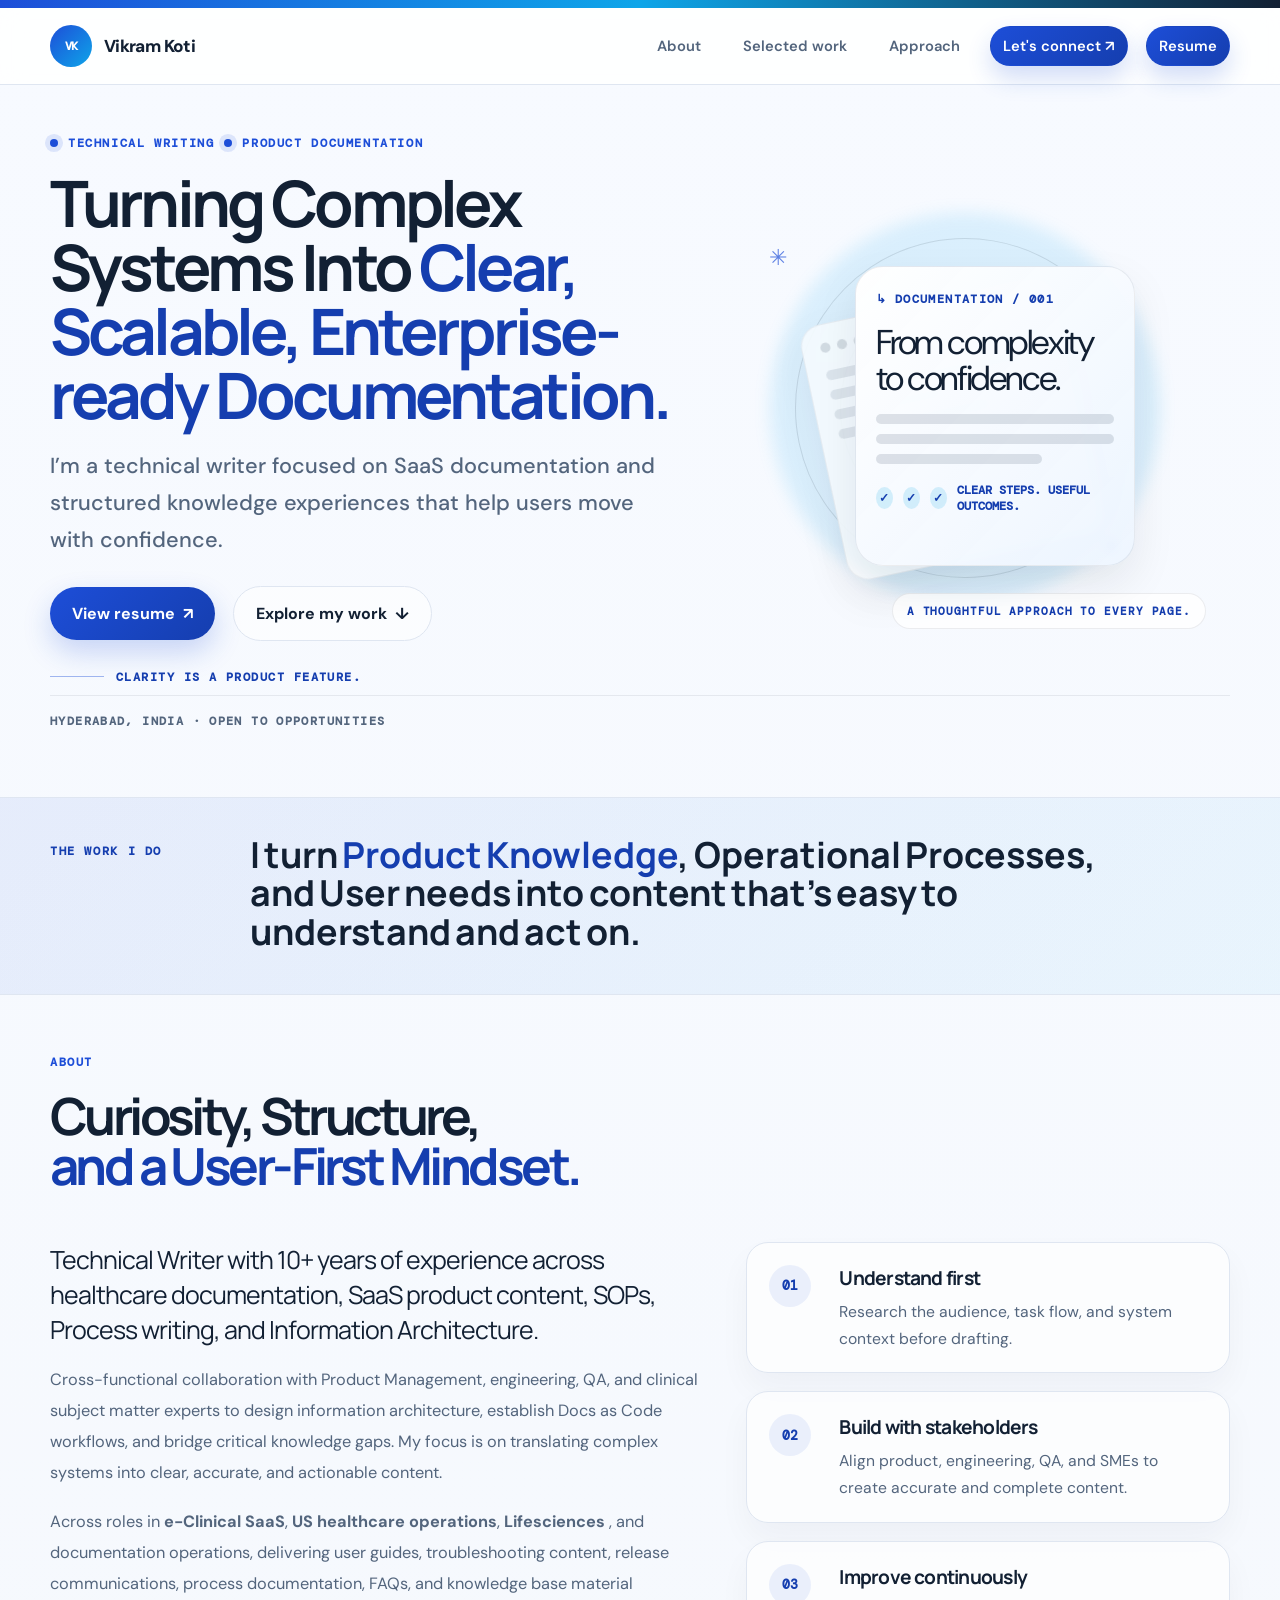
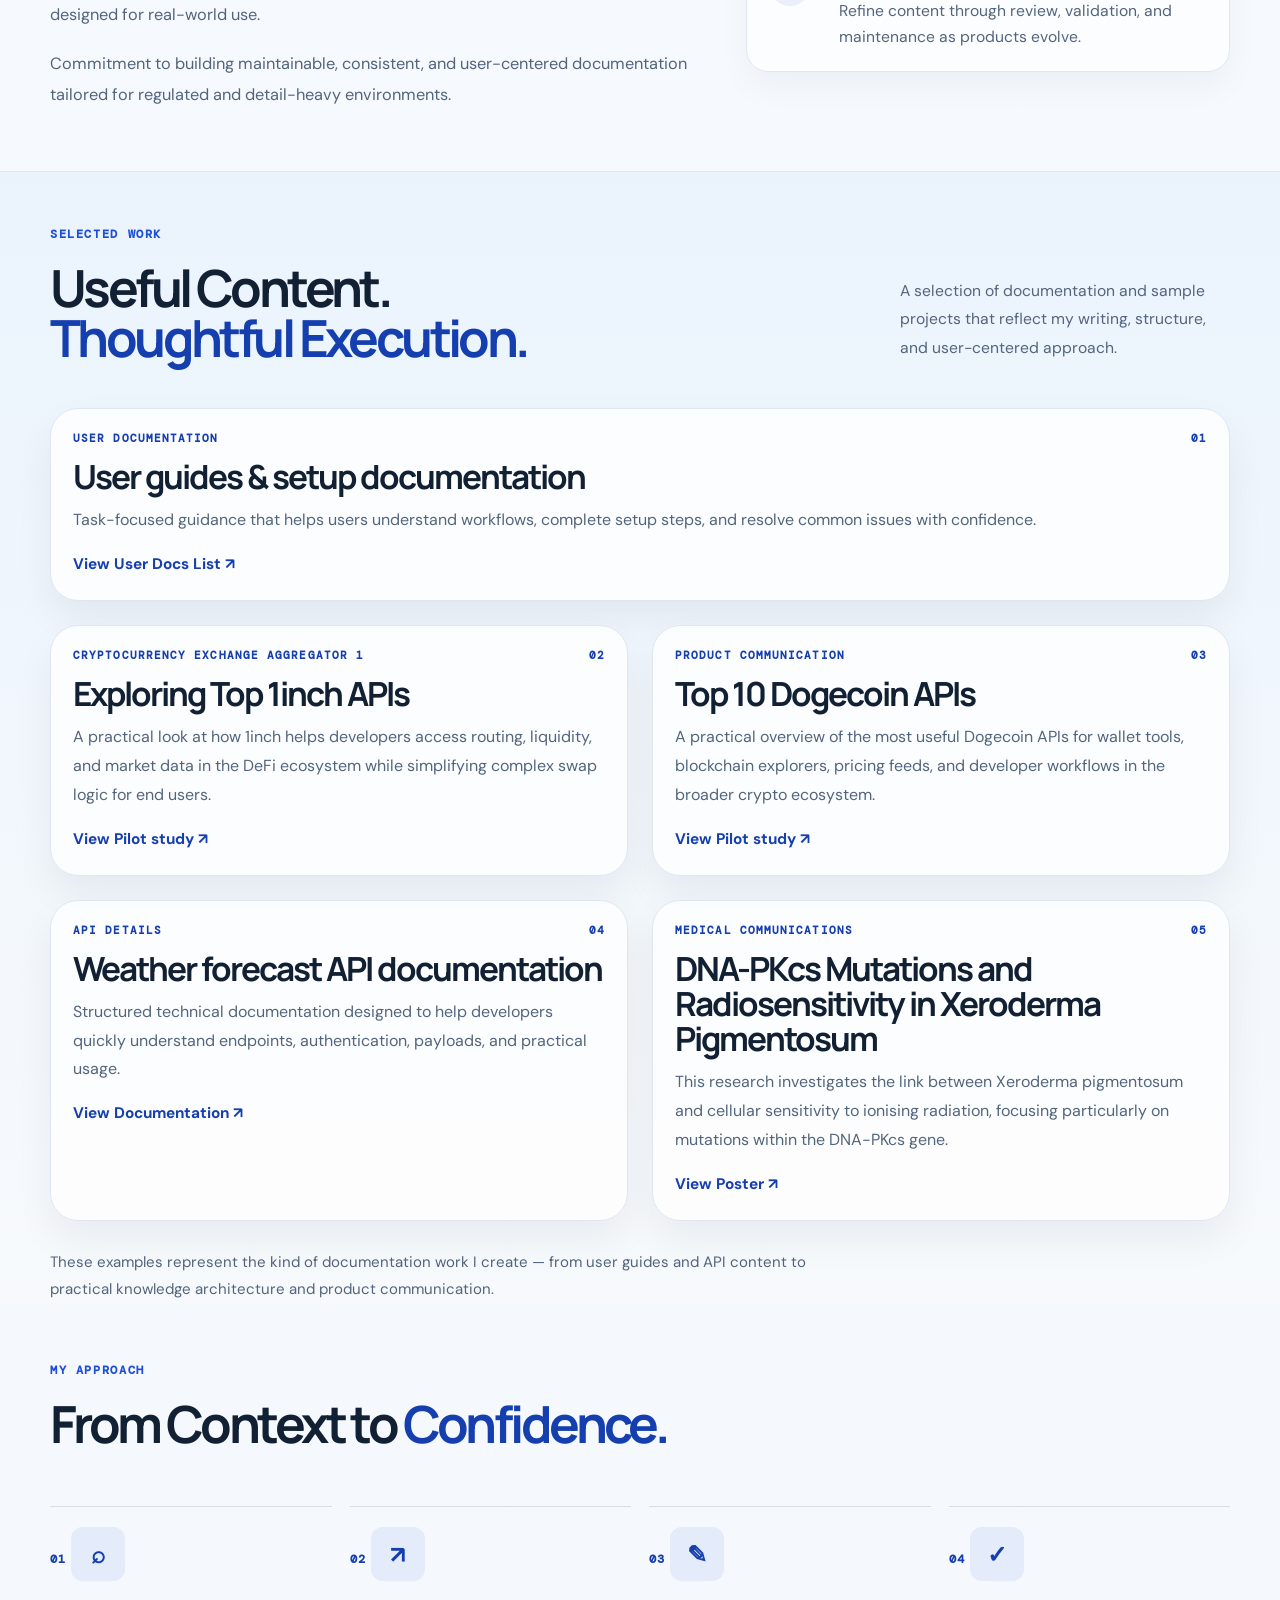
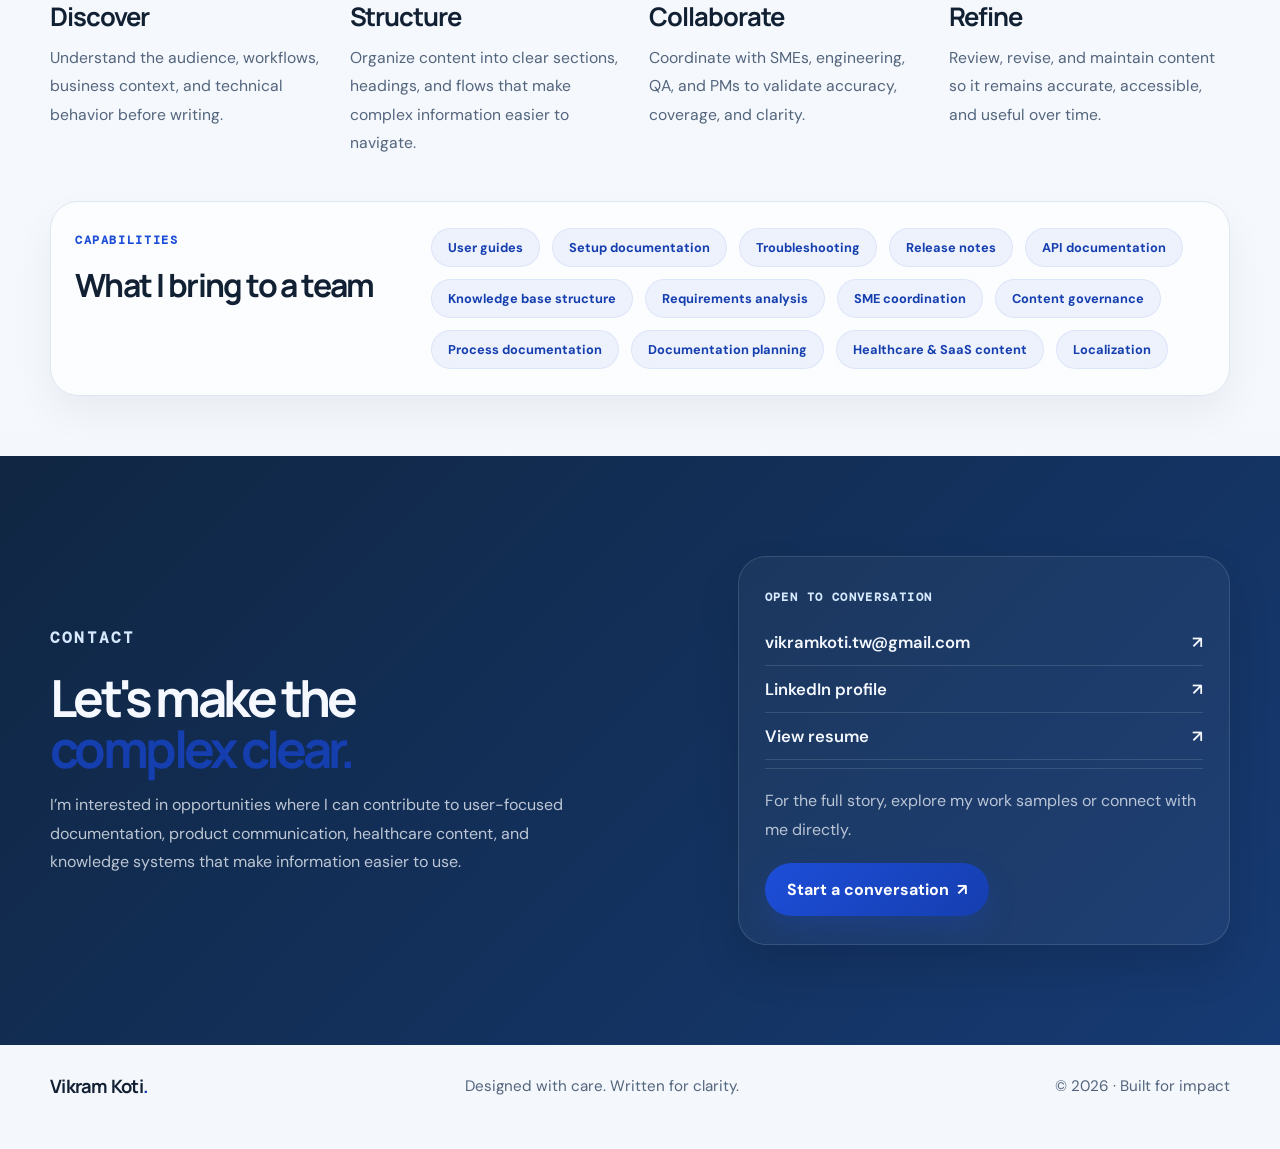
<file: index.html>
<!doctype html>
<html lang="en">
<head>
  <meta charset="utf-8">
  <meta name="viewport" content="width=device-width, initial-scale=1">
  <meta name="theme-color" content="#f4f7fb">
  <meta name="description" content=" Technical writing portfolio showcasing documentation, product communication, and user-centered content design for Vikram Koti.">
  <title>Vikram Koti — Technical Writing Portfolio</title>
  <link rel="preconnect" href="https://fonts.googleapis.com">
  <link rel="preconnect" href="https://fonts.gstatic.com" crossorigin>
  <link href="https://fonts.googleapis.com/css2?family=DM+Mono:wght@400;500&family=DM+Sans:wght@400;500;600;700&family=Manrope:wght@400;500;600;700;800&display=swap" rel="stylesheet">
  <style>
    :root {
      --bg: #f4f7fb;
      --surface: #ffffff;
      --surface-soft: #edf5ff;
      --surface-strong: #dfeefb;
      --border: #dfe6f1;
      --text: #122033;
      --muted: #53657d;
      --primary: #1d4ed8;
      --primary-deep: #153eaf;
      --accent: #0ea5e9;
      --shadow: 0 18px 44px rgba(15, 23, 42, 0.08);
      --mono: "DM Mono", monospace;
      --sans: "DM Sans", sans-serif;
      --display: "Manrope", sans-serif;
    }

    * { box-sizing: border-box; }
    html { scroll-behavior: smooth; scroll-padding-top: 90px; }
    body {
      margin: 0;
      background: linear-gradient(180deg, #f7faff 0%, var(--bg) 100%);
      color: var(--text);
      font-family: var(--sans);
      -webkit-font-smoothing: antialiased;
    }
    img { max-width: 100%; display: block; }
    a { color: inherit; text-decoration: none; }
    p { margin: 0; }
    h1, h2, h3 { margin: 0; font-family: var(--display); letter-spacing: -0.06em; }

    .section-wrap {
      width: min(1180px, calc(100% - 72px));
      margin: 0 auto;
    }

    .site-header {
      position: sticky;
      top: 0;
      z-index: 30;
      background: rgba(255,255,255,0.85);
      backdrop-filter: blur(12px);
      border-bottom: 1px solid var(--border);
    }

    .site-header .section-wrap {
      min-height: 76px;
      display: flex;
      align-items: center;
      justify-content: space-between;
      gap: 18px;
    }

    .brand {
      display: inline-flex;
      align-items: center;
      gap: 12px;
      font-weight: 800;
      letter-spacing: -0.04em;
      color: var(--text);
    }

    .brand-mark {
      width: 42px;
      height: 42px;
      border-radius: 50%;
      display: inline-flex;
      align-items: center;
      justify-content: center;
      background: linear-gradient(135deg, var(--primary) 0%, var(--accent) 100%);
      color: #fff;
      font-size: 0.74rem;
      font-family: var(--mono);
      font-weight: 700;
    }

    .brand-name { font-size: 1.08rem; }
    .brand-period { color: var(--primary); }

    .nav {
      display: flex;
      align-items: center;
      gap: 18px;
      flex-wrap: wrap;
    }

    .nav a {
      color: var(--muted);
      font-weight: 600;
      font-size: 0.92rem;
      padding: 9px 12px;
      border-radius: 999px;
      transition: background 0.2s ease, color 0.2s ease;
    }

    .nav a:hover,
    .nav a:focus-visible,
    .nav a.active {
      background: rgba(29, 78, 216, 0.08);
      color: var(--primary-deep);
    }

    .nav-cta {
      background: linear-gradient(135deg, var(--primary) 0%, var(--primary-deep) 100%);
      color: #ffffff !important;
      border: 1px solid transparent;
      box-shadow: 0 12px 24px rgba(29, 78, 216, 0.2);
    }
    .nav-dropdown {
  position: relative;
}

.nav-link {
  display: inline-flex;
  align-items: center;
  gap: 6px;
}

.nav-menu {
  position: absolute;
  top: calc(100%);
  left: 0;
  display: none;
  flex-direction: column;
  gap: 8px;
  min-width: 240px;
  padding: 12px;
  background: rgba(255,255,255,0.98);
  border: 1px solid var(--border);
  border-radius: 14px;
  box-shadow: 0 14px 28px rgba(15, 23, 42, 0.08);
  z-index: 40;
}

.nav-dropdown:hover .nav-menu,
.nav-dropdown:focus-within .nav-menu,
.nav-dropdown.open .nav-menu {
  display: flex;
}

.nav-menu a {
  display: block;
  padding: 10px 12px;
  border-radius: 10px;
  color: var(--muted);
  font-weight: 600;
}

.nav-menu a:hover,
.nav-menu a:focus-visible {
  background: rgba(29, 78, 216, 0.08);
  color: var(--primary-deep);
}

    .menu-toggle {
      display: none;
      width: 46px;
      height: 46px;
      border: 1px solid var(--border);
      border-radius: 50%;
      background: transparent;
      align-items: center;
      justify-content: center;
      flex-direction: column;
      gap: 5px;
      cursor: pointer;
    }

    .menu-toggle span {
      width: 18px;
      height: 2px;
      border-radius: 999px;
      background: var(--text);
      display: block;
    }

    .hero {
      min-height: 640px;
      display: grid;
      grid-template-columns: 1.1fr 0.9fr;
      align-items: center;
      padding-top: 46px;
      padding-bottom: 68px;
    }

    .eyebrow {
      display: inline-flex;
      align-items: center;
      gap: 10px;
      font: 700 0.72rem var(--mono);
      letter-spacing: 0.14em;
      text-transform: uppercase;
      color: var(--primary);
      margin-bottom: 20px;
    }

    .status-dot {
      width: 8px;
      height: 8px;
      border-radius: 50%;
      background: var(--primary);
      box-shadow: 0 0 0 5px rgba(29,78,216,0.12);
      display: inline-block;
    }

    .hero h1 {
      font-size: clamp(3.2rem, 5vw, 4rem);
      line-height: 1;
      max-width: 640px;
    }

    .hero h1 em {
      font-style: normal;
      color: var(--primary-deep);
    }

    .hero-intro {
      max-width: 620px;
      margin-top: 20px;
      color: var(--muted);
      font-size: clamp(1.12rem, 1.7vw, 1.38rem);
      line-height: 1.7;
      font-weight: 500;
    }

    .hero-actions {
      display: flex;
      align-items: center;
      gap: 18px;
      flex-wrap: wrap;
      margin-top: 28px;
    }

    .button,
    .text-link {
      display: inline-flex;
      align-items: center;
      justify-content: center;
      gap: 8px;
      border-radius: 999px;
      font-weight: 700;
      transition: transform 0.2s ease, box-shadow 0.2s ease;
    }

    .button:hover,
    .text-link:hover { transform: translateY(-1px); }

    .button-dark {
      background: linear-gradient(135deg, var(--primary) 0%, var(--primary-deep) 100%);
      color: #fff;
      padding: 16px 22px;
      box-shadow: 0 12px 28px rgba(29, 78, 216, 0.22);
    }

    .button-secondary {
      background: rgba(255,255,255,0.6);
      border: 1px solid var(--border);
      color: var(--text);
      padding: 16px 22px;
    }

    .text-link {
      color: var(--primary-deep);
      font-size: 0.96rem;
    }

    .hero-note {
      margin-top: 28px;
      display: inline-flex;
      align-items: center;
      gap: 12px;
      color: var(--primary-deep);
      font: 700 0.76rem var(--mono);
      letter-spacing: 0.12em;
      text-transform: uppercase;
    }

    .note-line {
      display: inline-block;
      width: 54px;
      height: 1px;
      background: rgba(29, 78, 216, 0.4);
    }

    .hero-art {
      position: relative;
      height: 470px;
      display: flex;
      align-items: center;
      justify-content: center;
      isolation: isolate;
    }

    .hero-art:before {
      content: "";
      position: absolute;
      width: 390px;
      height: 390px;
      border-radius: 50%;
      background: rgba(14, 165, 233, 0.12);
      filter: blur(8px);
      z-index: -2;
    }

    .art-orbit {
      position: absolute;
      border: 1px solid rgba(18, 32, 51, 0.12);
      border-radius: 50%;
    }

    .orbit-one { width: 340px; height: 340px; transform: rotate(-12deg); }
    .orbit-two { width: 250px; height: 250px; transform: rotate(18deg); }

    .art-spark {
      position: absolute;
      font-size: 1.4rem;
      color: var(--primary);
      opacity: 0.7;
    }

    .spark-one { top: 70px; left: 70px; }
    .spark-two { right: 110px; bottom: 82px; }

    .doc-card {
      position: absolute;
      background: rgba(255,255,255,0.82);
      border: 1px solid rgba(18, 32, 51, 0.08);
      box-shadow: var(--shadow);
      backdrop-filter: blur(4px);
    }

    .card-back {
      width: 260px;
      min-height: 260px;
      border-radius: 22px;
      transform: rotate(-12deg) translateX(-18px) translateY(18px);
      padding: 18px 18px 16px;
      opacity: 0.8;
    }

    .card-front {
      width: 280px;
      min-height: 300px;
      border-radius: 28px;
      background: linear-gradient(135deg, rgba(255,255,255,0.98), rgba(237,245,255,0.95));
      transform: translateX(30px) translateY(8px);
      padding: 20px 20px 18px;
      z-index: 1;
    }

    .doc-top {
      display: flex;
      gap: 7px;
      margin-bottom: 18px;
    }

    .doc-top span {
      width: 10px;
      height: 10px;
      border-radius: 50%;
      background: rgba(18, 32, 51, 0.18);
      display: block;
    }

    .fake-line {
      height: 10px;
      border-radius: 999px;
      background: rgba(83, 101, 125, 0.18);
      margin-bottom: 10px;
    }

    .fake-line.wide { width: 100%; }
    .fake-line.medium { width: 70%; }
    .fake-line.short { width: 50%; }

    .doc-label {
      display: inline-flex;
      align-items: center;
      gap: 8px;
      color: var(--primary-deep);
      font: 700 0.72rem var(--mono);
      letter-spacing: 0.12em;
      text-transform: uppercase;
      margin-bottom: 18px;
    }

    .mini-icon { font-weight: 700; }

    .doc-heading {
      font-size: 2.15rem;
      line-height: 1.04;
      letter-spacing: -0.07em;
      margin-bottom: 18px;
      max-width: 220px;
    }

    .doc-checks {
      display: flex;
      align-items: center;
      gap: 10px;
      margin-top: 18px;
      color: var(--primary-deep);
      font: 700 0.75rem var(--mono);
      text-transform: uppercase;
    }

    .doc-checks span {
      width: 22px;
      height: 22px;
      border-radius: 50%;
      display: inline-flex;
      align-items: center;
      justify-content: center;
      background: rgba(14, 165, 233, 0.16);
    }

    .art-caption {
      position: absolute;
      bottom: 14px;
      right: 24px;
      background: rgba(255,255,255,0.8);
      border: 1px solid rgba(18,32,51,0.08);
      border-radius: 999px;
      padding: 10px 14px;
      color: var(--primary-deep);
      font: 700 0.7rem var(--mono);
      letter-spacing: 0.08em;
      text-transform: uppercase;
    }

    .hero-bottom {
      grid-column: 1 / -1;
      display: flex;
      justify-content: space-between;
      gap: 16px;
      flex-wrap: wrap;
      padding-top: 18px;
      margin-top: 10px;
      border-top: 1px solid rgba(18,32,51,0.08);
      color: var(--muted);
      font: 700 0.72rem var(--mono);
      letter-spacing: 0.12em;
      text-transform: uppercase;
    }

    .intro-band {
      background: linear-gradient(135deg, rgba(29,78,216,0.08), rgba(14,165,233,0.06));
      padding: 38px 0 42px;
      border-top: 1px solid var(--border);
      border-bottom: 1px solid var(--border);
    }

    .band-inner {
      display: grid;
      grid-template-columns: 180px 1fr;
      gap: 20px;
      align-items: start;
    }

    .band-inner .eyebrow {
      margin-top: 8px;
      color: var(--primary-deep);
    }

    .band-statement {
      font-family: var(--display);
      font-size: clamp(1.9rem, 2.8vw, 3.2rem);
      line-height: 1.08;
      max-width: 900px;
      color: var(--text);
      word-spacing: -0.08em;
      font-weight: bold;
    }

    .band-statement span {
      color: var(--primary-deep);
    }

    .about-section,
    .approach-section {
      padding-top: 55px;
      padding-bottom: 60px;
    }

    .section-heading {
      margin-bottom: 52px;
    }

    .section-heading .eyebrow,
    .work-heading .eyebrow,
    .contact-copy .eyebrow {
      margin-bottom: 20px;
    }

    .section-heading h2,
    .work-heading h2,
    .contact-copy h2 {
      font-size: clamp(2.5rem, 4vw, 4rem);
      line-height: 0.98;
      letter-spacing: -0.07em;
    }

    .section-heading h2 em,
    .work-heading h2 em,
    .contact-copy h2 em {
      font-style: normal;
      color: var(--primary-deep);
    }

    .about-grid {
      display: grid;
      grid-template-columns: 1.15fr 0.85fr;
      gap: 42px;
      align-items: start;
    }

    .about-copy {
      display: grid;
      gap: 18px;
    }

    .about-copy .lead {
      font-family: var(--display);
      font-size: clamp(1.26rem, 2vw, 1.56rem);
      letter-spacing: -0.04em;
      max-width: 660px;
      line-height: 1.4;
      color: var(--text);
    }

    .about-copy p {
      color: var(--muted);
      line-height: 1.9;
      font-size: 1.02rem;
      max-width: 660px;
    }

    .about-aside {
      display: grid;
      gap: 18px;
    }

    .aside-card {
      display: grid;
      grid-template-columns: 52px 1fr;
      gap: 18px;
      align-items: start;
      padding: 22px 22px 20px;
      background: rgba(255,255,255,0.7);
      border: 1px solid var(--border);
      border-radius: 22px;
      box-shadow: 0 16px 32px rgba(15, 23, 42, 0.04);
    }

    .aside-number {
      width: 42px;
      height: 42px;
      border-radius: 50%;
      display: inline-flex;
      align-items: center;
      justify-content: center;
      background: rgba(29, 78, 216, 0.08);
      color: var(--primary-deep);
      font: 700 0.8rem var(--mono);
    }

    .aside-card h3 {
      font-size: 1.2rem;
      margin-bottom: 8px;
      letter-spacing: -0.04em;
    }

    .aside-card p {
      color: var(--muted);
      line-height: 1.7;
      font-size: 0.98rem;
    }

    .work-section {
      background: linear-gradient(180deg, rgba(223,238,251,0.5), rgba(255,255,255,0.2));
      padding: 50px 0 0px;
      border-top: 1px solid var(--border);
    }

    .work-heading {
      display: flex;
      justify-content: space-between;
      align-items: end;
      gap: 32px;
      margin-bottom: 46px;
    }

    .work-heading-note {
      max-width: 330px;
      color: var(--muted);
      line-height: 1.8;
      font-size: 0.98rem;
    }

    .project-grid {
      display: grid;
      grid-template-columns: repeat(2, minmax(0, 1fr));
      gap: 24px;
    }

    .project-card {
      background: rgba(255,255,255,0.78);
      border: 1px solid var(--border);
      border-radius: 28px;
      overflow: hidden;
      box-shadow: 0 18px 38px rgba(15, 23, 42, 0.06);
      transition: transform 0.2s ease, box-shadow 0.2s ease;
    }

    .project-card:hover {
      transform: translateY(-4px);
      box-shadow: 0 24px 42px rgba(15, 23, 42, 0.08);
    }

    .project-feature { grid-column: 1 / -1; }

    .visual-window {
      width: 100%;
      height: 100%;
      background: #f9fbff;
      border: 1px solid rgba(18,32,51,0.08);
      border-radius: 18px;
      padding: 14px 16px;
      display: flex;
      flex-direction: column;
      gap: 12px;
    }

    .window-bar {
      display: flex;
      align-items: center;
      gap: 8px;
      font: 700 0.72rem var(--mono);
      letter-spacing: 0.12em;
      text-transform: uppercase;
      color: var(--primary-deep);
    }

    .window-bar span {
      width: 8px;
      height: 8px;
      border-radius: 50%;
      display: inline-block;
      background: rgba(18,32,51,0.2);
    }

    .guide-layout {
      display: grid;
      grid-template-columns: 90px 1fr;
      gap: 12px;
      flex: 1;
    }

    .guide-side {
      display: flex;
      flex-direction: column;
      gap: 10px;
      padding-top: 6px;
    }

    .guide-side i {
      display: block;
      width: 100%;
      height: 12px;
      background: rgba(83,101,125,0.2);
      border-radius: 999px;
    }

    .guide-main {
      display: flex;
      flex-direction: column;
      gap: 12px;
      justify-content: center;
    }

    .guide-head {
      height: 14px;
      border-radius: 999px;
      background: rgba(18,32,51,0.15);
      width: 72%;
    }

    .guide-card {
      min-height: 90px;
      display: flex;
      align-items: center;
      justify-content: center;
      text-align: center;
      padding: 14px;
      background: rgba(29, 78, 216, 0.08);
      border: 1px solid rgba(29, 78, 216, 0.1);
      border-radius: 14px;
      color: var(--primary-deep);
      font: 700 0.72rem var(--mono);
      letter-spacing: 0.08em;
      text-transform: uppercase;
    }

    .visual-index {
      position: absolute;
      right: 14px;
      bottom: 14px;
      background: rgba(255,255,255,0.78);
      border: 1px solid rgba(18,32,51,0.08);
      border-radius: 999px;
      padding: 6px 8px;
      color: var(--primary-deep);
      font: 700 0.68rem var(--mono);
      letter-spacing: 0.12em;
      text-transform: uppercase;
    }

    .project-info {
      padding: 22px 22px 26px;
    }

    .project-meta {
      display: flex;
      justify-content: space-between;
      gap: 12px;
      color: var(--primary-deep);
      font: 700 0.68rem var(--mono);
      letter-spacing: 0.1em;
      text-transform: uppercase;
      margin-bottom: 14px;
    }

    .project-info h3 {
      font-size: clamp(1.8rem, 2.6vw, 2.4rem);
      line-height: 1.06;
      letter-spacing: -0.06em;
      margin-bottom: 12px;
    }

    .project-info p {
      color: var(--muted);
      line-height: 1.8;
      margin-bottom: 18px;
      font-size: 1rem;
    }

    .project-link {
      display: inline-flex;
      align-items: center;
      gap: 8px;
      color: var(--primary-deep);
      font-weight: 700;
      font-size: 0.96rem;
    }

    .work-disclaimer {
      margin-top: 28px;
      color: var(--muted);
      line-height: 1.8;
      max-width: 760px;
      font-size: 0.94rem;
    }

    .process-grid {
      display: grid;
      grid-template-columns: repeat(4, minmax(0, 1fr));
      gap: 18px;
      margin: 58px 0 44px;
    }

    .process-step {
      border-top: 1px solid rgba(18,32,51,0.12);
      padding-top: 20px;
    }

    .process-count {
      display: inline-block;
      margin-bottom: 16px;
      color: var(--primary-deep);
      font: 700 0.78rem var(--mono);
      letter-spacing: 0.12em;
      text-transform: uppercase;
    }

    .process-icon {
      width: 54px;
      height: 54px;
      border-radius: 12px;
      display: inline-flex;
      align-items: center;
      justify-content: center;
      background: rgba(29, 78, 216, 0.08);
      color: var(--primary-deep);
      font-size: 1.5rem;
      font-weight: 700;
      margin-bottom: 18px;
    }

    .process-step h3 {
      font-size: 1.6rem;
      letter-spacing: -0.04em;
      margin-bottom: 10px;
    }

    .process-step p {
      color: var(--muted);
      line-height: 1.8;
      font-size: 0.98rem;
    }

    .skills-panel {
      display: grid;
      grid-template-columns: 1fr 2.3fr;
      gap: 20px;
      align-items: start;
      background: rgba(255,255,255,0.7);
      border: 1px solid var(--border);
      border-radius: 28px;
      padding: 26px 24px;
      box-shadow: 0 18px 38px rgba(15, 23, 42, 0.05);
    }

    .skills-panel h3 {
      font-size: clamp(1.9rem, 2.5vw, 2.5rem);
      letter-spacing: -0.05em;
      line-height: 1.08;
    }

    .skill-list {
      display: flex;
      flex-wrap: wrap;
      gap: 12px;
    }

    .skill-list span {
      display: inline-flex;
      align-items: center;
      padding: 10px 16px;
      border-radius: 999px;
      background: rgba(29, 78, 216, 0.06);
      border: 1px solid rgba(29, 78, 216, 0.08);
      color: var(--primary-deep);
      font-size: 0.8rem;
      font-weight: 700;
    }

    .contact-section {
      background: linear-gradient(135deg, #102642 0%, #163a73 100%);
      color: #f5f9ff;
      padding: 100px 0;
    }

    .contact-inner {
      display: grid;
      grid-template-columns: 1.1fr 0.9fr;
      gap: 86px;
      align-items: center;
    }

    .contact-copy .eyebrow {
      color: #d7e9ff;
      margin-bottom: 20px;
    }

    .contact-copy h2 {
      color: #f5f9ff;
      margin-bottom: 18px;
    }

    .contact-copy p {
      color: rgba(245, 249, 255, 0.75);
      line-height: 1.8;
      max-width: 560px;
      font-size: 1rem;
    }

    .contact-card {
      background: rgba(255,255,255,0.04);
      border: 1px solid rgba(255,255,255,0.12);
      border-radius: 28px;
      padding: 28px 26px;
      box-shadow: 0 22px 45px rgba(0,0,0,0.12);
    }

    .contact-card-label {
      display: inline-block;
      margin-bottom: 14px;
      color: #d7e9ff;
      font: 700 0.72rem var(--mono);
      letter-spacing: 0.12em;
      text-transform: uppercase;
    }

    .contact-link {
      display: flex;
      align-items: center;
      justify-content: space-between;
      gap: 12px;
      width: 100%;
      padding: 12px 0;
      border-bottom: 1px solid rgba(255,255,255,0.12);
      color: #f5f9ff;
      font-size: 1.04rem;
      font-weight: 600;
    }

    .contact-link:last-of-type { margin-bottom: 18px; }

    .contact-separator {
      height: 1px;
      background: rgba(255,255,255,0.12);
      margin: 8px 0 18px;
    }

    .contact-small {
      color: rgba(245,249,255,0.72);
      line-height: 1.8;
      margin-bottom: 18px;
    }

    .footer {
      display: flex;
      align-items: center;
      justify-content: space-between;
      gap: 20px;
      padding: 28px 0 50px;
      color: var(--muted);
      font-size: 0.95rem;
    }

    .footer-brand {
      color: var(--text);
      font: 700 1.15rem var(--display);
      letter-spacing: -0.04em;
    }

    .footer-brand span { color: var(--primary-deep); }

    .reveal { opacity: 0; transform: translateY(18px); transition: opacity 0.7s ease, transform 0.7s ease; }
    .reveal.is-visible { opacity: 1; transform: translateY(0); }

    @media (prefers-reduced-motion: reduce) {
      html { scroll-behavior: auto; }
      .reveal { opacity: 1; transform: none; transition: none; }
    }

    @media (max-width: 960px) {
      .hero,
      .about-grid,
      .contact-inner,
      .skills-panel {
        grid-template-columns: 1fr;
      }
      .project-grid,
      .process-grid {
        grid-template-columns: 1fr 1fr;
      }
      .contact-inner { gap: 40px; }
    }

    @media (max-width: 850px) {
      .section-wrap { width: min(100% - 40px, 680px); }
      .site-header .section-wrap { padding: 0 20px; }
      .menu-toggle { display: flex; }
      .nav {
        position: absolute;
        top: 76px;
        right: 20px;
        left: 20px;
        display: flex;
        flex-direction: column;
        align-items: flex-start;
        gap: 12px;
        padding: 18px 16px;
        background: rgba(255,255,255,0.97);
        border: 1px solid var(--border);
        border-radius: 18px;
        box-shadow: 0 18px 28px rgba(15, 23, 42, 0.08);
        opacity: 0;
        pointer-events: none;
        transform: translateY(-10px);
        transition: opacity 0.2s ease, transform 0.2s ease;
      }
      .nav.open {
        opacity: 1;
        pointer-events: auto;
        transform: translateY(0);
      }
      .nav a { width: 100%; }
      .band-inner { grid-template-columns: 1fr; }
    }

    @media (max-width: 620px) {
      .section-wrap { width: calc(100% - 28px); }
      .hero {
        display: flex;
        flex-direction: column;
        align-items: stretch;
        min-height: unset;
        padding-top: 42px;
        padding-bottom: 60px;
      }
      .hero h1 { font-size: clamp(2.8rem, 15vw, 4rem); }
      .hero-actions { align-items: flex-start; flex-direction: column; }
      .button, .button-dark, .button-secondary { width: 100%; }
      .project-grid, .process-grid { grid-template-columns: 1fr; }
      .footer { flex-direction: column; align-items: flex-start; }
    }
  </style>
</head>
<body>
  <div class="topline" style="height:8px;background:linear-gradient(90deg,#1d4ed8 0%,#0ea5e9 50%,#122033 100%);"></div>

  <header class="site-header">
    <div class="section-wrap">
      <a class="brand" href="#home" aria-label="Back to top">
        <span class="brand-mark">VK</span>
        <span class="brand-name">Vikram Koti</span>
      </a>

      <button class="menu-toggle" aria-label="Toggle navigation" aria-expanded="false">
        <span></span><span></span>
      </button>

      <nav class="nav" aria-label="Main navigation">
        <a href="#about">About</a>
        <div class="nav-dropdown">       
          <a href="#" class="nav-link nav-menu-trigger" aria-expanded="false">Selected work</a>
          <div class="nav-menu">
            <a href="./assets/DNA-PKcs_Defects_and_Radiosensitivity_Study.png" target="_blank">Poster Representation</a>
            <a href="./SampleWork/UserGuides/index.html">User Guides</a>
            <a href="./SampleWork/exploring-top-1inch-apis.html">Exploring Top 1inch APIs</a>
            <a href="./SampleWork/top-10-dogecoin-apis.html">Top 10 Dogecoin APIs</a>
            <a href="./SampleWork/weather_forecast_rest_api_documentation.html">Weather Forecast REST API Documentation</a>
          </div>
        </div>
        <a href="#approach">Approach</a>
        <a href="#contact" class="nav-cta">Let's connect <span aria-hidden="true">↗</span></a>
        <a href="./resume.html" class="nav-cta">Resume</a>
      </nav>
    </div>
  </header>

  <main>
    <section class="hero section-wrap" id="home">
      <div class="hero-copy reveal">
        <p class="eyebrow"><span class="status-dot"></span> Technical writing <span class="status-dot"></span> Product documentation</p>
        <h1>Turning  Complex  Systems  Into <em> Clear,  Scalable,  Enterprise-ready  Documentation.</em></h1>
        <p class="hero-intro">I’m a technical writer focused on SaaS documentation and structured knowledge experiences that help users move with confidence.</p>

        <div class="hero-actions">
          <a class="button button-dark" href="./resume.html">View resume <span aria-hidden="true">↗</span></a>
          <a class="button button-secondary" href="#work">Explore my work <span aria-hidden="true">↓</span></a>
        </div>

        <div class="hero-note"><span class="note-line"></span><span>Clarity is a product feature.</span></div>
      </div>

      <div class="hero-art reveal" aria-label="Abstract documentation dashboard illustration">
        <div class="art-orbit orbit-one"></div>
        <div class="art-orbit orbit-two"></div>
        <div class="art-spark spark-one">✳</div>
        <div class="art-spark spark-two">✳</div>

        <div class="doc-card card-back">
          <div class="doc-top"><span></span><span></span><span></span></div>
          <div class="fake-line wide"></div>
          <div class="fake-line"></div>
          <div class="fake-line short"></div>
          <div class="fake-line medium"></div>
        </div>

        <div class="doc-card card-front">
          <div class="doc-label"><span class="mini-icon">↳</span> Documentation / 001</div>
          <div class="doc-heading">From complexity<br>to confidence.</div>
          <div class="fake-line wide"></div>
          <div class="fake-line"></div>
          <div class="fake-line medium"></div>
          <div class="doc-checks"><span>✓</span><span>✓</span><span>✓</span><div>Clear steps. Useful outcomes.</div></div>
        </div>

        <div class="art-caption">A thoughtful approach to every page.</div>
      </div>

      <div class="hero-bottom">
        <span>Hyderabad, India · Open to opportunities</span>
      </div>
    </section>

    <section class="intro-band">
      <div class="section-wrap band-inner">
        <p class="eyebrow">The work I do</p>
        <p class="band-statement">I turn <span>Product Knowledge</span>, Operational Processes, and User needs into content that's easy to understand and act on.</p>
      </div>
    </section>

    <section class="section-wrap about-section" id="about">
      <div class="section-heading reveal">
        <p class="eyebrow">About</p>
        <h2>Curiosity, Structure,<br><em>and a User-First Mindset.</em></h2>
      </div>

      <div class="about-grid">
        <div class="about-copy reveal">
          <p class="lead">Technical Writer with 10+ years of experience across healthcare documentation, SaaS product content, SOPs, Process writing, and Information Architecture.</p>
          <p>Cross-functional collaboration with Product Management, engineering, QA, and clinical subject matter experts to design information architecture, establish Docs as Code workflows, and bridge critical knowledge gaps. My focus is on translating complex systems into clear, accurate, and actionable content.</p>
          <p>Across roles in <strong>e-Clinical SaaS</strong>, <strong>US healthcare operations</strong>, <strong>Lifesciences </strong>, and documentation operations, delivering user guides, troubleshooting content, release communications, process documentation, FAQs, and knowledge base material designed for real-world use.</p>
          <p>Commitment to building maintainable, consistent, and user-centered documentation tailored for regulated and detail-heavy environments.</p>
        </div>

        <div class="about-aside reveal">
          <div class="aside-card">
            <span class="aside-number">01</span>
            <div>
              <h3>Understand first</h3>
              <p>Research the audience, task flow, and system context before drafting.</p>
            </div>
          </div>

          <div class="aside-card">
            <span class="aside-number">02</span>
            <div>
              <h3>Build with stakeholders</h3>
              <p>Align product, engineering, QA, and SMEs to create accurate and complete content.</p>
            </div>
          </div>

          <div class="aside-card">
            <span class="aside-number">03</span>
            <div>
              <h3>Improve continuously</h3>
              <p>Refine content through review, validation, and maintenance as products evolve.</p>
            </div>
          </div>
        </div>
      </div>
    </section>

    <section class="work-section" id="work">
      <div class="section-wrap">
        <div class="work-heading reveal">
          <div>
            <p class="eyebrow">Selected work</p>
            <h2>Useful Content.<br><em>Thoughtful Execution.</em></h2>
          </div>
          <p class="work-heading-note">A selection of documentation and sample projects that reflect my writing, structure, and user-centered approach.</p>
        </div>

        <div class="project-grid">
          <article class="project-card project-feature reveal">
            <div class="project-info">
              <div class="project-meta"><span>User documentation</span><span>01</span></div>
              <h3>User guides & setup documentation</h3>
              <p>Task-focused guidance that helps users understand workflows, complete setup steps, and resolve common issues with confidence.</p>
              <a class="project-link" href="./SampleWork/UserGuides/index.html">View User Docs List ↗</a>
            </div>
          </article>

          <article class="project-card reveal">
            <div class="project-info">
              <div class="project-meta"><span>Cryptocurrency Exchange Aggregator 1</span><span>02</span></div>
              <h3>Exploring Top 1inch APIs</h3>
              <p>A practical look at how 1inch helps developers access routing, liquidity, and market data in the DeFi ecosystem while simplifying complex swap logic for end users.</p>
              <a class="project-link" href="./SampleWork/exploring-top-1inch-apis.html">View Pilot study ↗</a>
            </div>
          </article>

          <article class="project-card reveal">
            <div class="project-info">
              <div class="project-meta"><span>Product communication</span><span>03</span></div>
              <h3>Top 10 Dogecoin APIs</h3>
              <p>A practical overview of the most useful Dogecoin APIs for wallet tools, blockchain explorers, pricing feeds, and developer workflows in the broader crypto ecosystem.</p>
              <a class="project-link" href="./SampleWork/top-10-dogecoin-apis.html">View Pilot study ↗</a>
            </div>
          </article>

          <article class="project-card reveal">
            <div class="project-info">
              <div class="project-meta"><span>API Details</span><span>04</span></div>
              <h3>Weather forecast API documentation</h3>
              <p>Structured technical documentation designed to help developers quickly understand endpoints, authentication, payloads, and practical usage.</p>
              <a class="project-link" href="./SampleWork/weather_forecast_rest_api_documentation.html">View Documentation ↗</a>
            </div>
          </article>

          <article class="project-card reveal">
            <div class="project-info">
              <div class="project-meta"><span>Medical Communications</span><span>05</span></div>
              <h3>DNA-PKcs Mutations and Radiosensitivity in Xeroderma Pigmentosum</h3>
              <p>This research investigates the link between Xeroderma pigmentosum and cellular sensitivity to ionising radiation, focusing particularly on mutations within the DNA-PKcs gene.</p>
              <a class="project-link" href="./assets/DNA-PKcs_Defects_and_Radiosensitivity_Study.png" target="_blank">View Poster ↗</a>
            </div>
          </article>
        </div>

        <p class="work-disclaimer">These examples represent the kind of documentation work I create — from user guides and API content to practical knowledge architecture and product communication.</p>
      </div>
    </section>

    <section class="section-wrap approach-section" id="approach">
      <div class="section-heading reveal">
        <p class="eyebrow"> My approach</p>
        <h2>From  Context  to <em> Confidence.</em></h2>
      </div>

      <div class="process-grid">
        <div class="process-step reveal">
          <span class="process-count">01</span>
          <div class="process-icon">⌕</div>
          <h3>Discover</h3>
          <p>Understand the audience, workflows, business context, and technical behavior before writing.</p>
        </div>

        <div class="process-step reveal">
          <span class="process-count">02</span>
          <div class="process-icon">↗</div>
          <h3>Structure</h3>
          <p>Organize content into clear sections, headings, and flows that make complex information easier to navigate.</p>
        </div>

        <div class="process-step reveal">
          <span class="process-count">03</span>
          <div class="process-icon">✎</div>
          <h3>Collaborate</h3>
          <p>Coordinate with SMEs, engineering, QA, and PMs to validate accuracy, coverage, and clarity.</p>
        </div>

        <div class="process-step reveal">
          <span class="process-count">04</span>
          <div class="process-icon">✓</div>
          <h3>Refine</h3>
          <p>Review, revise, and maintain content so it remains accurate, accessible, and useful over time.</p>
        </div>
      </div>

      <div class="skills-panel reveal">
        <div>
          <p class="eyebrow">Capabilities</p>
          <h3>What I bring to a team</h3>
        </div>
        <div class="skill-list">
          <span>User guides</span>
          <span>Setup documentation</span>
          <span>Troubleshooting</span>
          <span>Release notes</span>
          <span>API documentation</span>
          <span>Knowledge base structure</span>
          <span>Requirements analysis</span>
          <span>SME coordination</span>
          <span>Content governance</span>
          <span>Process documentation</span>
          <span>Documentation planning</span>
          <span>Healthcare & SaaS content</span>
          <span>Localization</span>
        </div>
      </div>
    </section>

    <section class="contact-section" id="contact">
      <div class="section-wrap contact-inner">
        <div class="contact-copy reveal">
          <p class="eyebrow">Contact</p>
          <h2>Let's make the<br><em>complex clear.</em></h2>
          <p>I’m interested in opportunities where I can contribute to user-focused documentation, product communication, healthcare content, and knowledge systems that make information easier to use.</p>
        </div>

        <div class="contact-card reveal">
          <span class="contact-card-label">Open to conversation</span>
          <a class="contact-link" href="mailto:vikramkoti.tw@gmail.com">vikramkoti.tw@gmail.com <span>↗</span></a>
          <a class="contact-link" href="https://www.linkedin.com/in/vikram-koti-91bb11150/" target="_blank" rel="noreferrer">LinkedIn profile <span>↗</span></a>
          <a class="contact-link" href="./resume.html">View resume <span>↗</span></a>
          <div class="contact-separator"></div>
          <p class="contact-small">For the full story, explore my work samples or connect with me directly.</p>
          <a class="button button-dark" href="mailto:vikramkoti.tw@gmail.com">Start a conversation <span>↗</span></a>
        </div>
      </div>
    </section>
  </main>

  <footer class="footer section-wrap">
    <a class="footer-brand" href="#home">Vikram Koti<span>.</span></a>
    <p>Designed with care. Written for clarity.</p>
    <span>© <span id="year"></span> · Built for impact</span>
  </footer>

  <script>
    const menuButton = document.querySelector('.menu-toggle');
    const nav = document.querySelector('.nav');
    if (menuButton && nav) {
      menuButton.addEventListener('click', () => {
        const isOpen = nav.classList.toggle('open');
        menuButton.setAttribute('aria-expanded', String(isOpen));
      });

      nav.querySelectorAll('a').forEach(link => {
        link.addEventListener('click', () => {
          nav.classList.remove('open');
          menuButton.setAttribute('aria-expanded', 'false');
        });
      });
    }

    document.querySelector('#year').textContent = new Date().getFullYear();

    const revealItems = document.querySelectorAll('.reveal');
    if ('IntersectionObserver' in window) {
      const observer = new IntersectionObserver(entries => {
        entries.forEach(entry => {
          if (entry.isIntersecting) {
            entry.target.classList.add('is-visible');
            observer.unobserve(entry.target);
          }
        });
      }, { threshold: 0.12 });

      revealItems.forEach(item => observer.observe(item));
    } else {
      revealItems.forEach(item => item.classList.add('is-visible'));
    }
  </script>
</body>
</html>
</file>
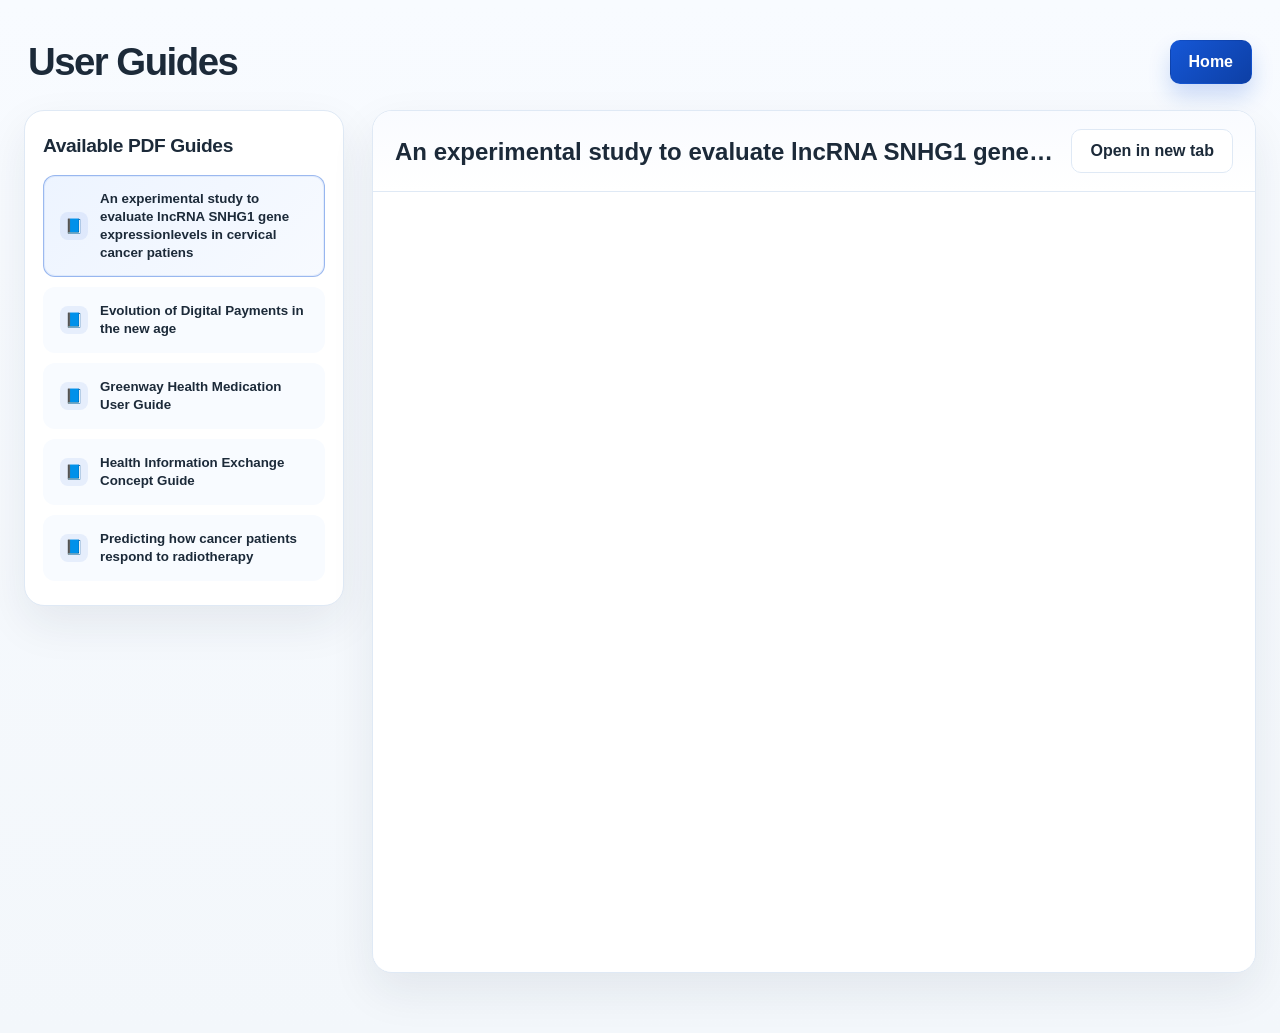
<file: SampleWork/UserGuides/index.html>
<!DOCTYPE html>
<html lang="en">
<head>
  <meta charset="UTF-8" />
  <meta name="viewport" content="width=device-width, initial-scale=1.0" />
  <title>User Guides | Project Documentation</title>
  <style>
    :root {
      --bg: #f3f7fb;
      --card: #ffffff;
      --text: #1c2a39;
      --muted: #65758b;
      --primary: #1557d6;
      --primary-dark: #0d3fa5;
      --border: #dfe9f5;
      --shadow: 0 18px 45px rgba(21, 35, 58, 0.08);
    }

    * {
      box-sizing: border-box;
    }

    body {
      margin: 0;
      font-family: "Segoe UI", Tahoma, Geneva, Verdana, sans-serif;
      background: linear-gradient(180deg, #f8fbff 0%, var(--bg) 100%);
      color: var(--text);
    }

    .page {
      max-width: 1400px;
      margin: 0 auto;
      padding: 40px 24px 60px;
    }

    .topbar {
      display: flex;
      align-items: center;
      justify-content: space-between;
      gap: 16px;
      margin-bottom: 26px;
      padding: 0 4px;
    }

    .eyebrow {
      margin: 0 0 8px;
      font-size: 0.78rem;
      text-transform: uppercase;
      letter-spacing: 0.12em;
      color: var(--primary);
      font-weight: 700;
    }

    h1 {
      margin: 0;
      font-size: clamp(2rem, 3vw, 3rem);
      line-height: 1.15;
      letter-spacing: -0.04em;
    }

    .primary-button,
    .secondary-button {
      display: inline-flex;
      align-items: center;
      justify-content: center;
      padding: 12px 18px;
      border-radius: 10px;
      text-decoration: none;
      transition: all 0.2s ease;
      font-weight: 600;
      border: 1px solid transparent;
      white-space: nowrap;
    }

    .primary-button {
      background: linear-gradient(135deg, var(--primary), var(--primary-dark));
      color: #fff;
      box-shadow: 0 12px 22px rgba(21, 87, 214, 0.2);
    }

    .primary-button:hover,
    .secondary-button:hover {
      transform: translateY(-1px);
    }

    .secondary-button {
      background: #fff;
      color: var(--text);
      border-color: var(--border);
    }

    .layout {
      display: grid;
      grid-template-columns: 320px minmax(0, 1fr);
      gap: 28px;
      align-items: start;
    }

    .sidebar,
    .viewer-panel {
      background: var(--card);
      border: 1px solid var(--border);
      border-radius: 20px;
      box-shadow: var(--shadow);
    }

    .sidebar {
      padding: 24px 18px;
    }

    .sidebar h2 {
      margin: 0 0 18px;
      font-size: 1.2rem;
      letter-spacing: -0.02em;
    }

    .pdf-list {
      display: flex;
      flex-direction: column;
      gap: 10px;
    }

    .pdf-item {
      width: 100%;
      background: #f8fbff;
      border: 1px solid transparent;
      border-radius: 12px;
      padding: 14px 16px;
      text-align: left;
      color: var(--text);
      cursor: pointer;
      transition: all 0.2s ease;
      display: flex;
      align-items: center;
      justify-content: space-between;
      gap: 12px;
    }

    .pdf-item:hover {
      border-color: rgba(21, 87, 214, 0.25);
      background: #f2f7ff;
    }

    .pdf-item.active {
      border-color: rgba(21, 87, 214, 0.4);
      background: linear-gradient(135deg, #edf4ff, #f7faff);
      box-shadow: inset 0 0 0 1px rgba(21, 87, 214, 0.08);
    }

    .pdf-item .title {
      font-weight: 600;
      line-height: 1.35;
      flex: 1;
      min-width: 0;
    }

    .pdf-item .icon {
      width: 28px;
      height: 28px;
      border-radius: 8px;
      display: inline-flex;
      align-items: center;
      justify-content: center;
      background: rgba(21, 87, 214, 0.08);
      color: var(--primary);
      font-size: 0.9rem;
      flex-shrink: 0;
    }

    .viewer-panel {
      overflow: hidden;
    }

    .viewer-header {
      display: flex;
      align-items: center;
      justify-content: space-between;
      gap: 16px;
      padding: 18px 22px;
      border-bottom: 1px solid var(--border);
      background: linear-gradient(180deg, #f9fbff 0%, #fff 100%);
    }

    .viewer-title-group {
      display: flex;
      flex-direction: column;
      gap: 6px;
      min-width: 0;
    }

    .badge {
      display: inline-flex;
      align-items: center;
      width: fit-content;
      padding: 5px 9px;
      border-radius: 999px;
      background: rgba(21, 87, 214, 0.08);
      color: var(--primary);
      font-size: 0.72rem;
      letter-spacing: 0.08em;
      text-transform: uppercase;
      font-weight: 700;
    }

    .viewer-header h2 {
      margin: 0;
      font-size: clamp(1.15rem, 2vw, 1.5rem);
      line-height: 1.3;
      white-space: nowrap;
      overflow: hidden;
      text-overflow: ellipsis;
    }

    .viewer-frame {
      position: relative;
      min-height: 780px;
      background: #eef3f8;
    }

    .viewer-frame iframe {
      width: 100%;
      height: 780px;
      border: 0;
      display: block;
      background: #fff;
    }

    .empty-state {
      position: absolute;
      inset: 0;
      display: grid;
      place-items: center;
      text-align: center;
      padding: 30px;
      color: var(--muted);
      background: linear-gradient(180deg, #f7fafe 0%, #eef3f8 100%);
    }

    .empty-state-inner {
      max-width: 420px;
    }

    .empty-icon {
      font-size: 3rem;
      margin-bottom: 16px;
    }

    .empty-state h3 {
      margin: 0 0 8px;
      font-size: 1.6rem;
      color: var(--text);
    }

    .empty-state p {
      margin: 0;
      line-height: 1.6;
    }

    @media (max-width: 980px) {
      .layout {
        grid-template-columns: 1fr;
      }

      .viewer-frame,
      .viewer-frame iframe {
        min-height: 620px;
        height: 620px;
      }
    }

    @media (max-width: 640px) {
      .topbar,
      .viewer-header {
        flex-direction: column;
        align-items: stretch;
      }

      .page {
        padding: 24px 14px 40px;
      }

      .sidebar {
        padding: 20px 14px;
      }

      .viewer-header {
        padding: 14px 16px;
      }

      .viewer-header h2 {
        white-space: normal;
      }
    }
  </style>
</head>
<body>
  <div class="page">
    <header class="topbar">
      <div>
        <h1>User Guides</h1>
      </div>
      <a class="primary-button" href="../../index.html">Home</a>
    </header>

    <main class="layout">
      <aside class="sidebar">
        <h2>Available PDF Guides</h2>
        <div id="pdfList" class="pdf-list" aria-label="List of PDF guides"></div>
      </aside>

      <section class="viewer-panel" aria-label="PDF viewer section">
        <div class="viewer-header">
          <div class="viewer-title-group">
            <h2 id="documentTitle">Select a guide</h2>
          </div>
          <a id="openInNewTab" class="secondary-button" href="#" target="_blank" rel="noopener noreferrer">Open in new tab</a>
        </div>

        <div id="viewerFrame" class="viewer-frame" aria-live="polite">
          <div class="empty-state">
            <div class="empty-state-inner">
              <div class="empty-icon">📄</div>
              <h3>Choose a PDF from the list</h3>
              <p>The selected user guide and project documentation will be displayed here.</p>
            </div>
          </div>
        </div>
      </section>
    </main>
  </div>

  <script>
    const guides = [
      {
        title: "An experimental study to evaluate lncRNA SNHG1 gene expressionlevels in cervical cancer patiens",
        file: "An experimental study to evaluate lncRNA SNHG1 gene expressionlevels in cervical cancer patiens .pdf"
      },
      {
        title: "Evolution of Digital Payments in the new age",
        file: "Evolution of Digital Payments in the new age.pdf"
      },
      {
        title: "Greenway Health Medication User Guide",
        file: "Greenway_Health_Medication_User_Guide.pdf"
      },
      {
        title: "Health Information Exchange Concept Guide",
        file: "Health_Information_Exchange_Concept_Guide.pdf"
      },
      {
        title: "Predicting how cancer patients respond to radiotherapy",
        file: "Predicting how cancer patients respond to radiotherapy.pdf"
      }
    ];

    const pdfList = document.getElementById('pdfList');
    const viewerFrame = document.getElementById('viewerFrame');
    const documentTitle = document.getElementById('documentTitle');
    const openInNewTab = document.getElementById('openInNewTab');

    let activeIndex = 0;

    function renderGuideList() {
      pdfList.innerHTML = '';

      guides.forEach((guide, index) => {
        const button = document.createElement('button');
        button.type = 'button';
        button.className = 'pdf-item' + (index === activeIndex ? ' active' : '');
        button.setAttribute('aria-label', 'Open ' + guide.title);
        button.innerHTML = `
          <span class="icon">📘</span>
          <span class="title">${guide.title}</span>
        `;
        button.addEventListener('click', () => loadGuide(index));
        pdfList.appendChild(button);
      });
    }

    function loadGuide(index) {
      if (!guides[index]) return;

      activeIndex = index;
      const guide = guides[index];

      documentTitle.textContent = guide.title;
      if (openInNewTab) {
        openInNewTab.href = guide.file;
      }

      viewerFrame.innerHTML = `
        <iframe
          src="${guide.file}"
          title="${guide.title}"
          allow="fullscreen"
          loading="lazy"
        ></iframe>
      `;

      renderGuideList();
    }

    renderGuideList();
    loadGuide(activeIndex);
  </script>
</body>
</html>
</file>
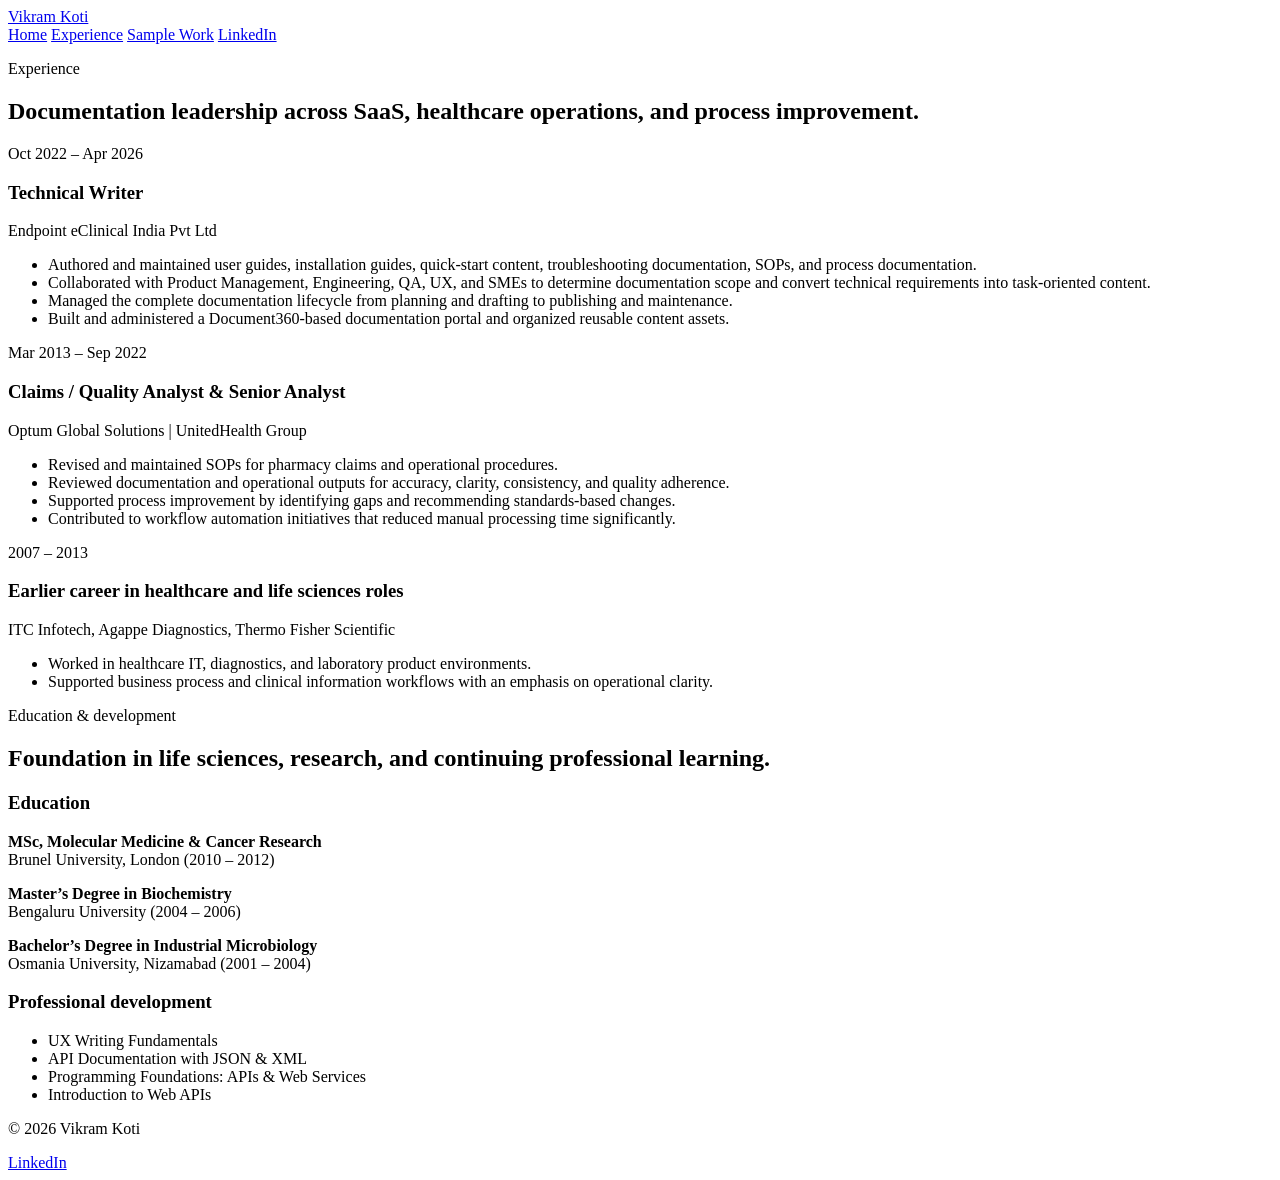
<file: experience.html>
<!DOCTYPE html>
<html lang="en">
  <head>
    <meta charset="UTF-8" />
    <meta name="viewport" content="width=device-width, initial-scale=1.0" />
    <title>Experience | Vikram Koti</title>
    <meta name="description" content="Professional experience of Vikram Koti in technical writing, SaaS documentation, and healthcare operations." />
    <link rel="stylesheet" href="styles.css" />
  </head>
  <body>
    <header class="site-header">
      <div class="container nav-wrap">
        <a href="index.html" class="brand">Vikram Koti</a>
        <nav class="main-nav" aria-label="Main navigation">
          <a href="index.html">Home</a>
          <a href="experience.html" class="active">Experience</a>
          <a href="samplework.html">Sample Work</a>
          <a href="https://linkedin.com/in/vikram-koti" target="_blank" rel="noreferrer">LinkedIn</a>
        </nav>
      </div>
    </header>

    <main class="page-main">
      <section class="page-hero small-hero">
        <div class="container">
          <p class="eyebrow">Experience</p>
          <h1>Documentation leadership across SaaS, healthcare operations, and process improvement.</h1>
        </div>
      </section>

      <section class="section">
        <div class="container timeline">
          <article class="timeline-item">
            <div class="timeline-marker"></div>
            <div class="timeline-content">
              <span class="timeline-date">Oct 2022 – Apr 2026</span>
              <h3>Technical Writer</h3>
              <p class="org">Endpoint eClinical India Pvt Ltd</p>
              <ul>
                <li>Authored and maintained user guides, installation guides, quick-start content, troubleshooting documentation, SOPs, and process documentation.</li>
                <li>Collaborated with Product Management, Engineering, QA, UX, and SMEs to determine documentation scope and convert technical requirements into task-oriented content.</li>
                <li>Managed the complete documentation lifecycle from planning and drafting to publishing and maintenance.</li>
                <li>Built and administered a Document360-based documentation portal and organized reusable content assets.</li>
              </ul>
            </div>
          </article>

          <article class="timeline-item">
            <div class="timeline-marker"></div>
            <div class="timeline-content">
              <span class="timeline-date">Mar 2013 – Sep 2022</span>
              <h3>Claims / Quality Analyst & Senior Analyst</h3>
              <p class="org">Optum Global Solutions | UnitedHealth Group</p>
              <ul>
                <li>Revised and maintained SOPs for pharmacy claims and operational procedures.</li>
                <li>Reviewed documentation and operational outputs for accuracy, clarity, consistency, and quality adherence.</li>
                <li>Supported process improvement by identifying gaps and recommending standards-based changes.</li>
                <li>Contributed to workflow automation initiatives that reduced manual processing time significantly.</li>
              </ul>
            </div>
          </article>

          <article class="timeline-item">
            <div class="timeline-marker"></div>
            <div class="timeline-content">
              <span class="timeline-date">2007 – 2013</span>
              <h3>Earlier career in healthcare and life sciences roles</h3>
              <p class="org">ITC Infotech, Agappe Diagnostics, Thermo Fisher Scientific</p>
              <ul>
                <li>Worked in healthcare IT, diagnostics, and laboratory product environments.</li>
                <li>Supported business process and clinical information workflows with an emphasis on operational clarity.</li>
              </ul>
            </div>
          </article>
        </div>
      </section>

      <section class="section alt-bg">
        <div class="container">
          <div class="section-heading">
            <p class="eyebrow">Education & development</p>
            <h2>Foundation in life sciences, research, and continuing professional learning.</h2>
          </div>

          <div class="feature-grid two-col">
            <article class="info-card">
              <h3>Education</h3>
              <p><strong>MSc, Molecular Medicine & Cancer Research</strong><br />Brunel University, London (2010 – 2012)</p>
              <p><strong>Master’s Degree in Biochemistry</strong><br />Bengaluru University (2004 – 2006)</p>
              <p><strong>Bachelor’s Degree in Industrial Microbiology</strong><br />Osmania University, Nizamabad (2001 – 2004)</p>
            </article>

            <article class="info-card">
              <h3>Professional development</h3>
              <ul class="compact-list">
                <li>UX Writing Fundamentals</li>
                <li>API Documentation with JSON & XML</li>
                <li>Programming Foundations: APIs & Web Services</li>
                <li>Introduction to Web APIs</li>
              </ul>
            </article>
          </div>
        </div>
      </section>
    </main>

    <footer class="site-footer">
      <div class="container footer-wrap">
        <p>© 2026 Vikram Koti</p>
        <a href="https://linkedin.com/in/vikram-koti" target="_blank" rel="noreferrer">LinkedIn</a>
      </div>
    </footer>
  </body>
</html>
</file>
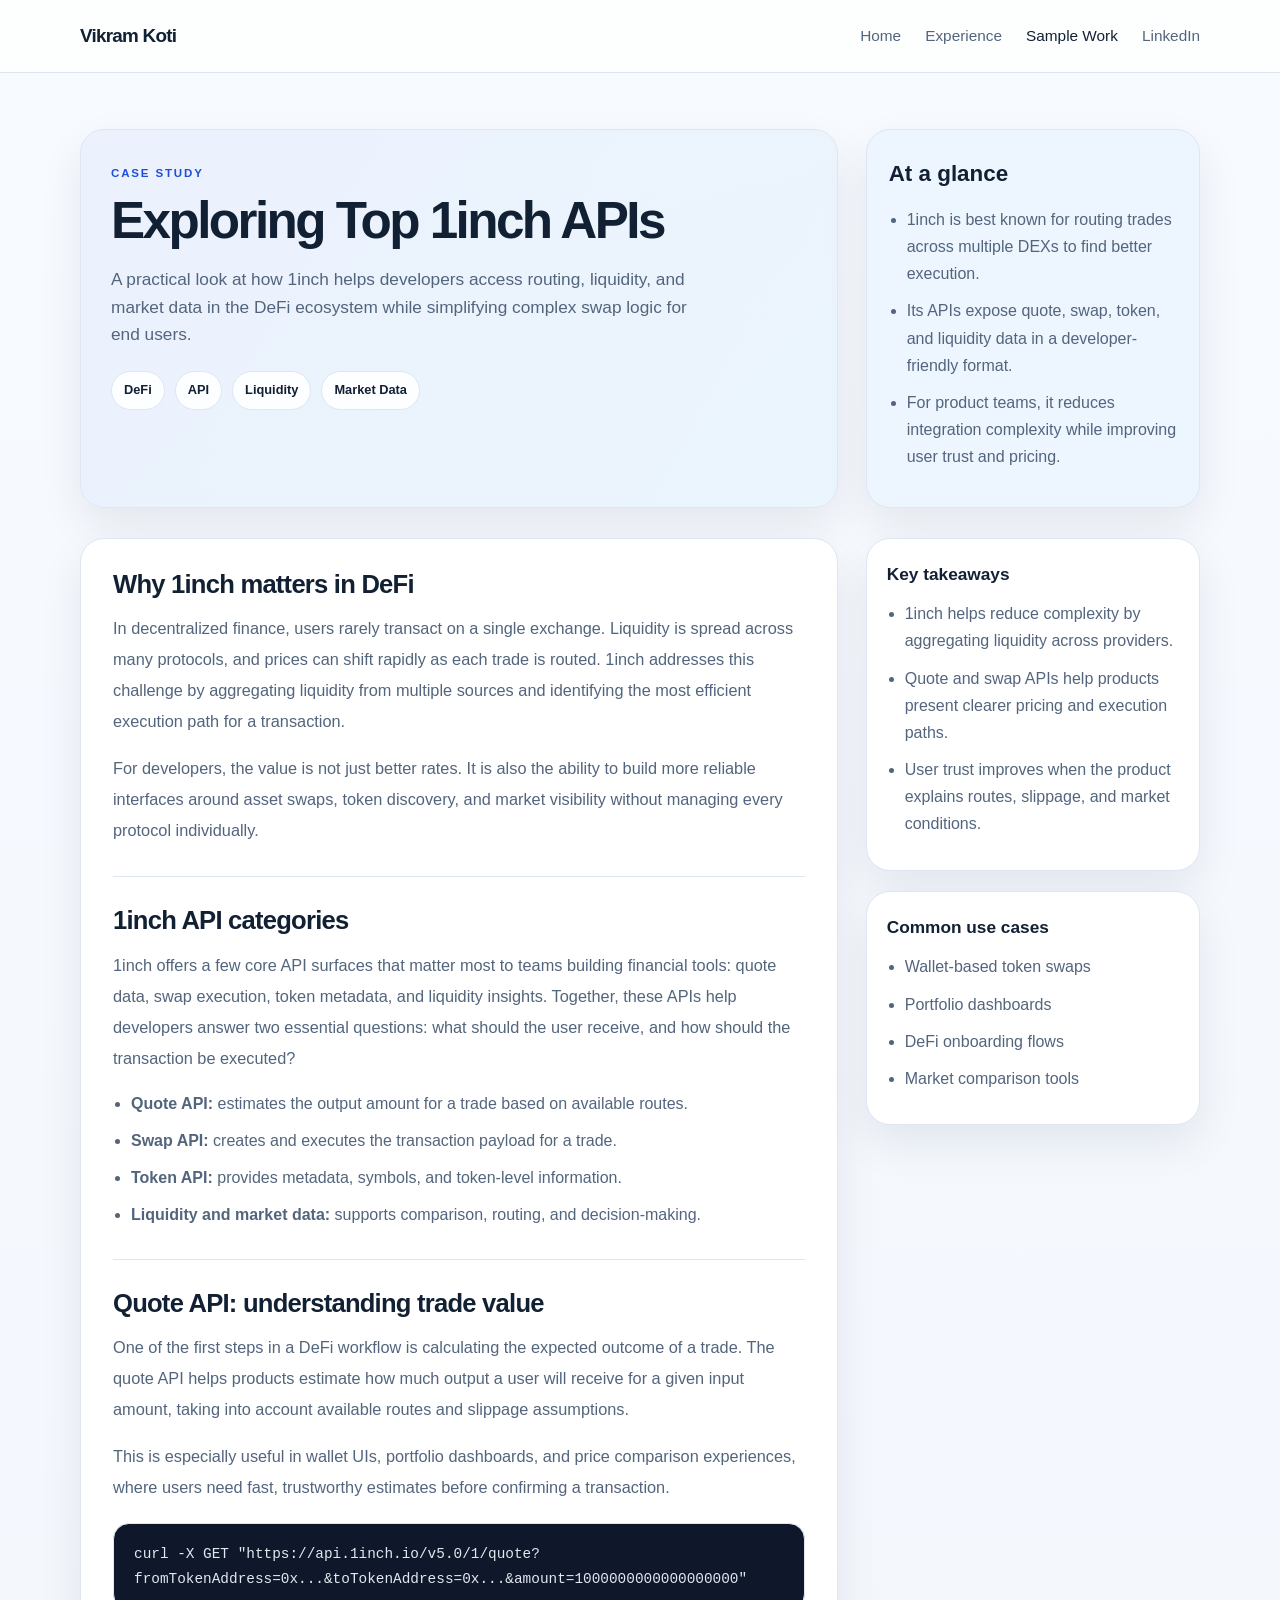
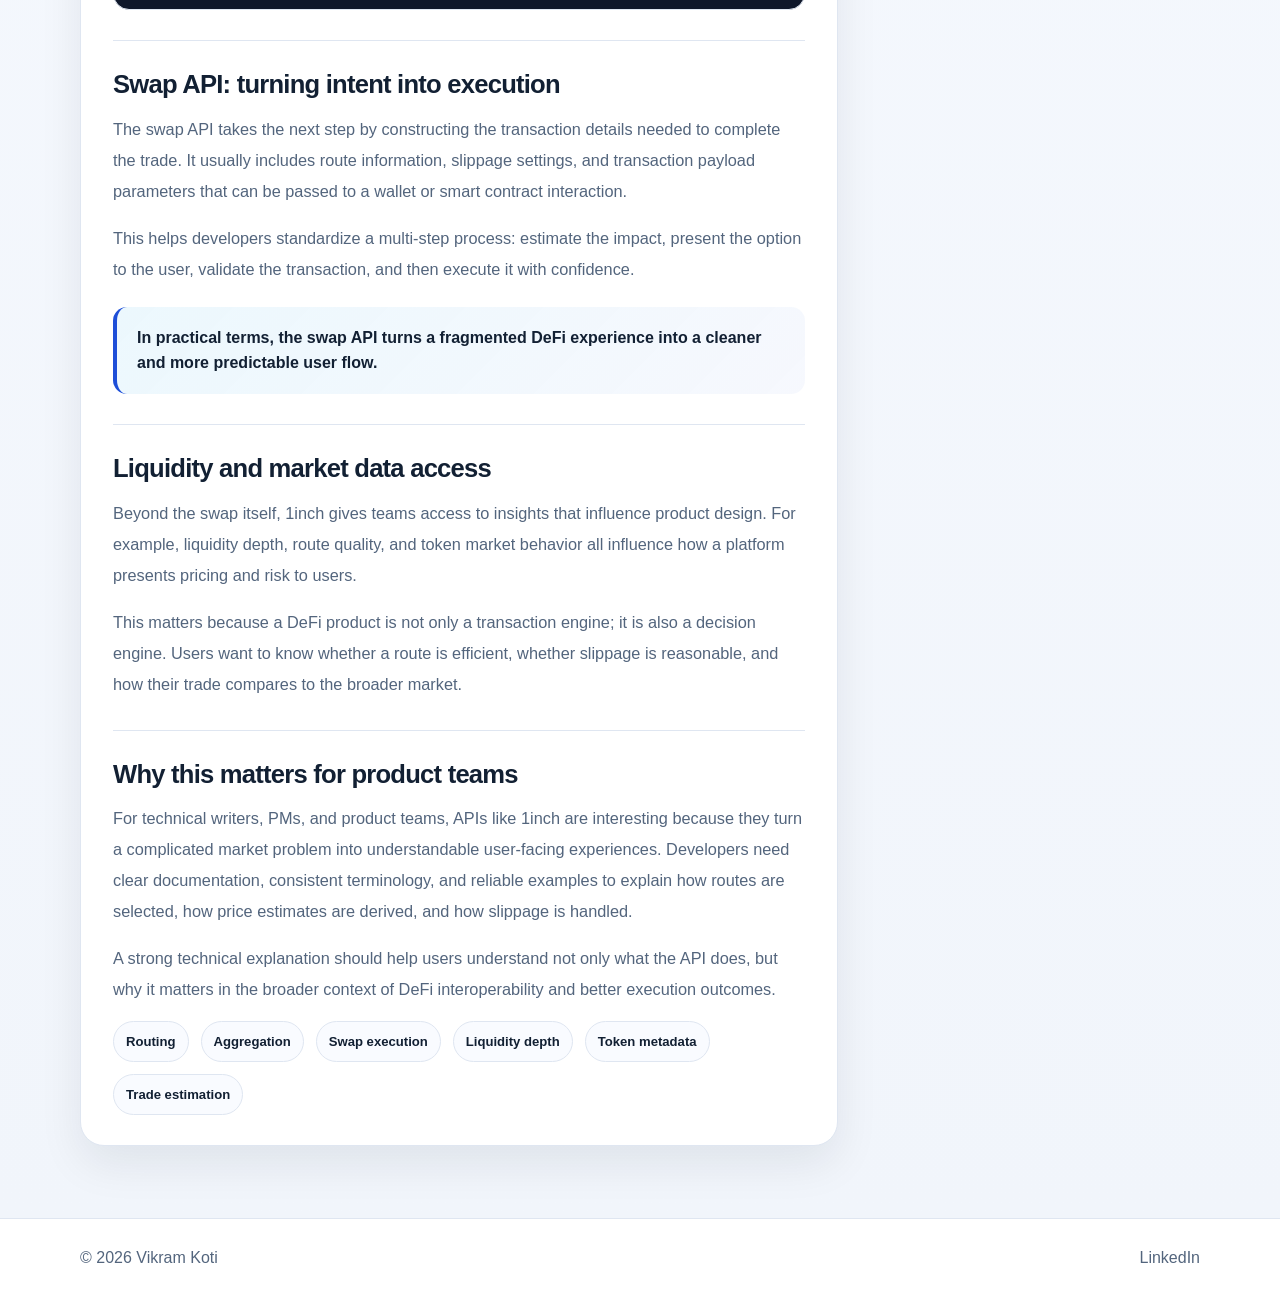
<file: exploring-top-1inch-apis.html>
<!DOCTYPE html>
<html lang="en">
  <head>
    <meta charset="UTF-8" />
    <meta name="viewport" content="width=device-width, initial-scale=1.0" />
    <title>Exploring Top 1inch APIs | Vikram Koti</title>
    <meta
      name="description"
      content="A recruiter-friendly technical writing case study exploring top 1inch APIs, DeFi aggregation, liquidity, and market data access."
    />
    <style>
      :root {
        --bg: #f4f7fb;
        --surface: #ffffff;
        --surface-soft: #edf5ff;
        --surface-strong: #dfeefb;
        --border: #dfe6f1;
        --text: #122033;
        --muted: #53657d;
        --primary: #1d4ed8;
        --primary-deep: #153eaf;
        --accent: #0ea5e9;
        --shadow: 0 18px 44px rgba(15, 23, 42, 0.08);
      }

      * {
        box-sizing: border-box;
      }

      html {
        scroll-behavior: smooth;
      }

      body {
        margin: 0;
        font-family: "Segoe UI", Tahoma, Geneva, Verdana, sans-serif;
        background: var(--bg);
        color: var(--text);
        line-height: 1.6;
      }

      a {
        color: inherit;
        text-decoration: none;
      }

      img {
        max-width: 100%;
        display: block;
      }

      .container {
        width: min(1120px, calc(100% - 32px));
        margin: 0 auto;
      }

      .site-header {
        position: sticky;
        top: 0;
        z-index: 20;
        background: rgba(255, 255, 255, 0.8);
        backdrop-filter: blur(12px);
        border-bottom: 1px solid var(--border);
      }

      .nav-wrap {
        min-height: 72px;
        display: flex;
        align-items: center;
        justify-content: space-between;
        gap: 24px;
      }

      .brand {
        font-size: 1.18rem;
        font-weight: 800;
        letter-spacing: -0.04em;
      }

      .main-nav {
        display: flex;
        align-items: center;
        flex-wrap: wrap;
        gap: 24px;
      }

      .main-nav a {
        color: var(--muted);
        font-size: 0.96rem;
        transition: color 0.2s ease;
      }

      .main-nav a:hover,
      .main-nav a.active {
        color: var(--text);
      }

      .page-main {
        background: linear-gradient(180deg, #f7faff 0%, #f1f5fb 100%);
        padding: 56px 0 72px;
      }

      .article-shell {
        display: grid;
        grid-template-columns: minmax(0, 1.7fr) minmax(260px, 0.75fr);
        gap: 28px;
        align-items: stretch;
      }

      .article-header,
      .article-summary,
      .article-content,
      .side-card {
        background: var(--surface);
        border: 1px solid var(--border);
        border-radius: 24px;
        box-shadow: var(--shadow);
      }

      .article-header {
        padding: 34px 30px;
        background: linear-gradient(135deg, rgba(29, 78, 216, 0.05), rgba(14, 165, 233, 0.05));
      }

      .eyebrow {
        margin: 0 0 12px;
        color: var(--primary);
        font-size: 0.72rem;
        font-weight: 700;
        letter-spacing: 0.16em;
        text-transform: uppercase;
      }

      h1 {
        margin: 0;
        font-size: clamp(2.3rem, 4vw, 4rem);
        line-height: 1.05;
        letter-spacing: -0.05em;
      }

      .lead {
        margin: 18px 0 0;
        color: var(--muted);
        font-size: 1.08rem;
        max-width: 62ch;
      }

      .meta-badges {
        display: flex;
        flex-wrap: wrap;
        gap: 10px;
        margin-top: 22px;
      }

      .meta-badges span {
        display: inline-flex;
        align-items: center;
        padding: 8px 12px;
        border-radius: 999px;
        border: 1px solid var(--border);
        background: rgba(255, 255, 255, 0.9);
        color: var(--text);
        font-size: 0.8rem;
        font-weight: 700;
      }

      .article-summary {
        padding: 26px 22px;
        background: var(--surface-soft);
      }

      .article-summary h2 {
        margin: 0 0 14px;
        font-size: 1.4rem;
      }

      .article-summary ul,
      .article-content ul,
      .side-card ul {
        margin: 0;
        padding-left: 18px;
        color: var(--muted);
      }

      .article-summary li,
      .article-content li,
      .side-card li {
        margin-bottom: 10px;
        line-height: 1.7;
      }

      .article-content-wrap {
        margin-top: 30px;
      }

      .article-layout {
        display: grid;
        grid-template-columns: minmax(0, 1.7fr) minmax(260px, 0.75fr);
        gap: 28px;
        align-items: start;
      }

      .article-content {
        padding: 30px 32px;
      }

      .article-content section + section {
        margin-top: 30px;
        padding-top: 28px;
        border-top: 1px solid var(--border);
      }

      .article-content h2 {
        margin: 0 0 14px;
        font-size: clamp(1.5rem, 2vw, 2rem);
        line-height: 1.2;
        letter-spacing: -0.03em;
      }

      .article-content h3 {
        margin: 0 0 10px;
        font-size: 1.12rem;
      }

      .article-content p {
        margin: 0 0 16px;
        color: var(--muted);
        font-size: 1.02rem;
        line-height: 1.9;
      }

      .callout {
        margin: 22px 0;
        padding: 18px 20px;
        background: linear-gradient(135deg, rgba(14, 165, 233, 0.08), rgba(29, 78, 216, 0.04));
        border-left: 4px solid var(--primary);
        border-radius: 14px;
        color: var(--text);
        font-weight: 600;
      }

      .platform-list {
        display: flex;
        flex-wrap: wrap;
        gap: 12px;
        margin-top: 16px;
      }

      .platform-list span {
        display: inline-flex;
        align-items: center;
        padding: 9px 12px;
        border-radius: 999px;
        border: 1px solid var(--border);
        background: #f9fbff;
        color: var(--text);
        font-size: 0.82rem;
        font-weight: 700;
      }

      .code-block {
        margin: 20px 0 0;
        padding: 18px 20px;
        border: 1px solid var(--border);
        border-radius: 16px;
        background: #0f172a;
        color: #e2e8f0;
        font-family: "SFMono-Regular", Consolas, "Liberation Mono", Menlo, monospace;
        font-size: 0.9rem;
        line-height: 1.7;
        overflow-x: auto;
      }

      .article-side-panel {
        display: grid;
        gap: 20px;
      }

      .side-card {
        padding: 22px 20px;
      }

      .side-card h3 {
        margin: 0 0 12px;
        font-size: 1.08rem;
      }

      .side-card p {
        margin: 0;
        color: var(--muted);
        line-height: 1.8;
      }

      .site-footer {
        background: #ffffff;
        border-top: 1px solid var(--border);
        padding: 26px 0;
      }

      .footer-wrap {
        display: flex;
        align-items: center;
        justify-content: space-between;
        gap: 16px;
      }

      .site-footer p,
      .site-footer a {
        margin: 0;
        color: var(--muted);
      }

      @media (max-width: 860px) {
        .article-shell,
        .article-layout {
          grid-template-columns: 1fr;
        }

        .article-content {
          padding: 24px 20px;
        }

        .nav-wrap,
        .footer-wrap {
          flex-direction: column;
          align-items: flex-start;
          padding: 16px 0;
        }

        .main-nav {
          gap: 12px 18px;
        }
      }
    </style>
  </head>
  <body>
    <header class="site-header">
      <div class="container nav-wrap">
        <a href="index.html" class="brand">Vikram Koti</a>
        <nav class="main-nav" aria-label="Main navigation">
          <a href="index.html">Home</a>
          <a href="experience.html">Experience</a>
          <a href="samplework.html" class="active">Sample Work</a>
          <a href="https://linkedin.com/in/vikram-koti" target="_blank" rel="noreferrer">LinkedIn</a>
        </nav>
      </div>
    </header>

    <main class="page-main article-page">
      <section class="container article-shell">
        <header class="article-header">
          <p class="eyebrow">Case study</p>
          <h1>Exploring Top 1inch APIs</h1>
          <p class="lead">
            A practical look at how 1inch helps developers access routing, liquidity, and market data
            in the DeFi ecosystem while simplifying complex swap logic for end users.
          </p>
          <div class="meta-badges" aria-label="Article metadata">
            <span>DeFi</span>
            <span>API</span>
            <span>Liquidity</span>
            <span>Market Data</span>
          </div>
        </header>

        <aside class="article-summary">
          <h2>At a glance</h2>
          <ul>
            <li>1inch is best known for routing trades across multiple DEXs to find better execution.</li>
            <li>Its APIs expose quote, swap, token, and liquidity data in a developer-friendly format.</li>
            <li>For product teams, it reduces integration complexity while improving user trust and pricing.</li>
          </ul>
        </aside>
      </section>

      <section class="container article-content-wrap">
        <div class="article-layout">
          <article class="article-content">
            <section>
              <h2>Why 1inch matters in DeFi</h2>
              <p>
                In decentralized finance, users rarely transact on a single exchange. Liquidity is spread
                across many protocols, and prices can shift rapidly as each trade is routed. 1inch addresses
                this challenge by aggregating liquidity from multiple sources and identifying the most
                efficient execution path for a transaction.
              </p>
              <p>
                For developers, the value is not just better rates. It is also the ability to build more
                reliable interfaces around asset swaps, token discovery, and market visibility without managing
                every protocol individually.
              </p>
            </section>

            <section>
              <h2>1inch API categories</h2>
              <p>
                1inch offers a few core API surfaces that matter most to teams building financial tools:
                quote data, swap execution, token metadata, and liquidity insights. Together, these APIs help
                developers answer two essential questions: what should the user receive, and how should the
                transaction be executed?
              </p>

              <ul>
                <li><strong>Quote API:</strong> estimates the output amount for a trade based on available routes.</li>
                <li><strong>Swap API:</strong> creates and executes the transaction payload for a trade.</li>
                <li><strong>Token API:</strong> provides metadata, symbols, and token-level information.</li>
                <li><strong>Liquidity and market data:</strong> supports comparison, routing, and decision-making.</li>
              </ul>
            </section>

            <section>
              <h2>Quote API: understanding trade value</h2>
              <p>
                One of the first steps in a DeFi workflow is calculating the expected outcome of a trade. The
                quote API helps products estimate how much output a user will receive for a given input amount,
                taking into account available routes and slippage assumptions.
              </p>
              <p>
                This is especially useful in wallet UIs, portfolio dashboards, and price comparison experiences,
                where users need fast, trustworthy estimates before confirming a transaction.
              </p>

              <div class="code-block">
                curl -X GET "https://api.1inch.io/v5.0/1/quote?fromTokenAddress=0x...&amp;toTokenAddress=0x...&amp;amount=1000000000000000000"
              </div>
            </section>

            <section>
              <h2>Swap API: turning intent into execution</h2>
              <p>
                The swap API takes the next step by constructing the transaction details needed to complete the
                trade. It usually includes route information, slippage settings, and transaction payload parameters
                that can be passed to a wallet or smart contract interaction.
              </p>
              <p>
                This helps developers standardize a multi-step process: estimate the impact, present the option
                to the user, validate the transaction, and then execute it with confidence.
              </p>

              <div class="callout">
                In practical terms, the swap API turns a fragmented DeFi experience into a cleaner and more
                predictable user flow.
              </div>
            </section>

            <section>
              <h2>Liquidity and market data access</h2>
              <p>
                Beyond the swap itself, 1inch gives teams access to insights that influence product design. For
                example, liquidity depth, route quality, and token market behavior all influence how a platform
                presents pricing and risk to users.
              </p>
              <p>
                This matters because a DeFi product is not only a transaction engine; it is also a decision
                engine. Users want to know whether a route is efficient, whether slippage is reasonable, and how
                their trade compares to the broader market.
              </p>
            </section>

            <section>
              <h2>Why this matters for product teams</h2>
              <p>
                For technical writers, PMs, and product teams, APIs like 1inch are interesting because they turn
                a complicated market problem into understandable user-facing experiences. Developers need clear
                documentation, consistent terminology, and reliable examples to explain how routes are selected,
                how price estimates are derived, and how slippage is handled.
              </p>
              <p>
                A strong technical explanation should help users understand not only what the API does, but why it
                matters in the broader context of DeFi interoperability and better execution outcomes.
              </p>
              <div class="platform-list" aria-label="Platform list">
                <span>Routing</span>
                <span>Aggregation</span>
                <span>Swap execution</span>
                <span>Liquidity depth</span>
                <span>Token metadata</span>
                <span>Trade estimation</span>
              </div>
            </section>
          </article>

          <aside class="article-side-panel">
            <div class="side-card">
              <h3>Key takeaways</h3>
              <ul>
                <li>1inch helps reduce complexity by aggregating liquidity across providers.</li>
                <li>Quote and swap APIs help products present clearer pricing and execution paths.</li>
                <li>User trust improves when the product explains routes, slippage, and market conditions.</li>
              </ul>
            </div>

            <div class="side-card">
              <h3>Common use cases</h3>
              <ul>
                <li>Wallet-based token swaps</li>
                <li>Portfolio dashboards</li>
                <li>DeFi onboarding flows</li>
                <li>Market comparison tools</li>
              </ul>
            </div>
          </aside>
        </div>
      </section>
    </main>

    <footer class="site-footer">
      <div class="container footer-wrap">
        <p>© 2026 Vikram Koti</p>
        <a href="https://linkedin.com/in/vikram-koti" target="_blank" rel="noreferrer">LinkedIn</a>
      </div>
    </footer>
  </body>
</html>
</file>
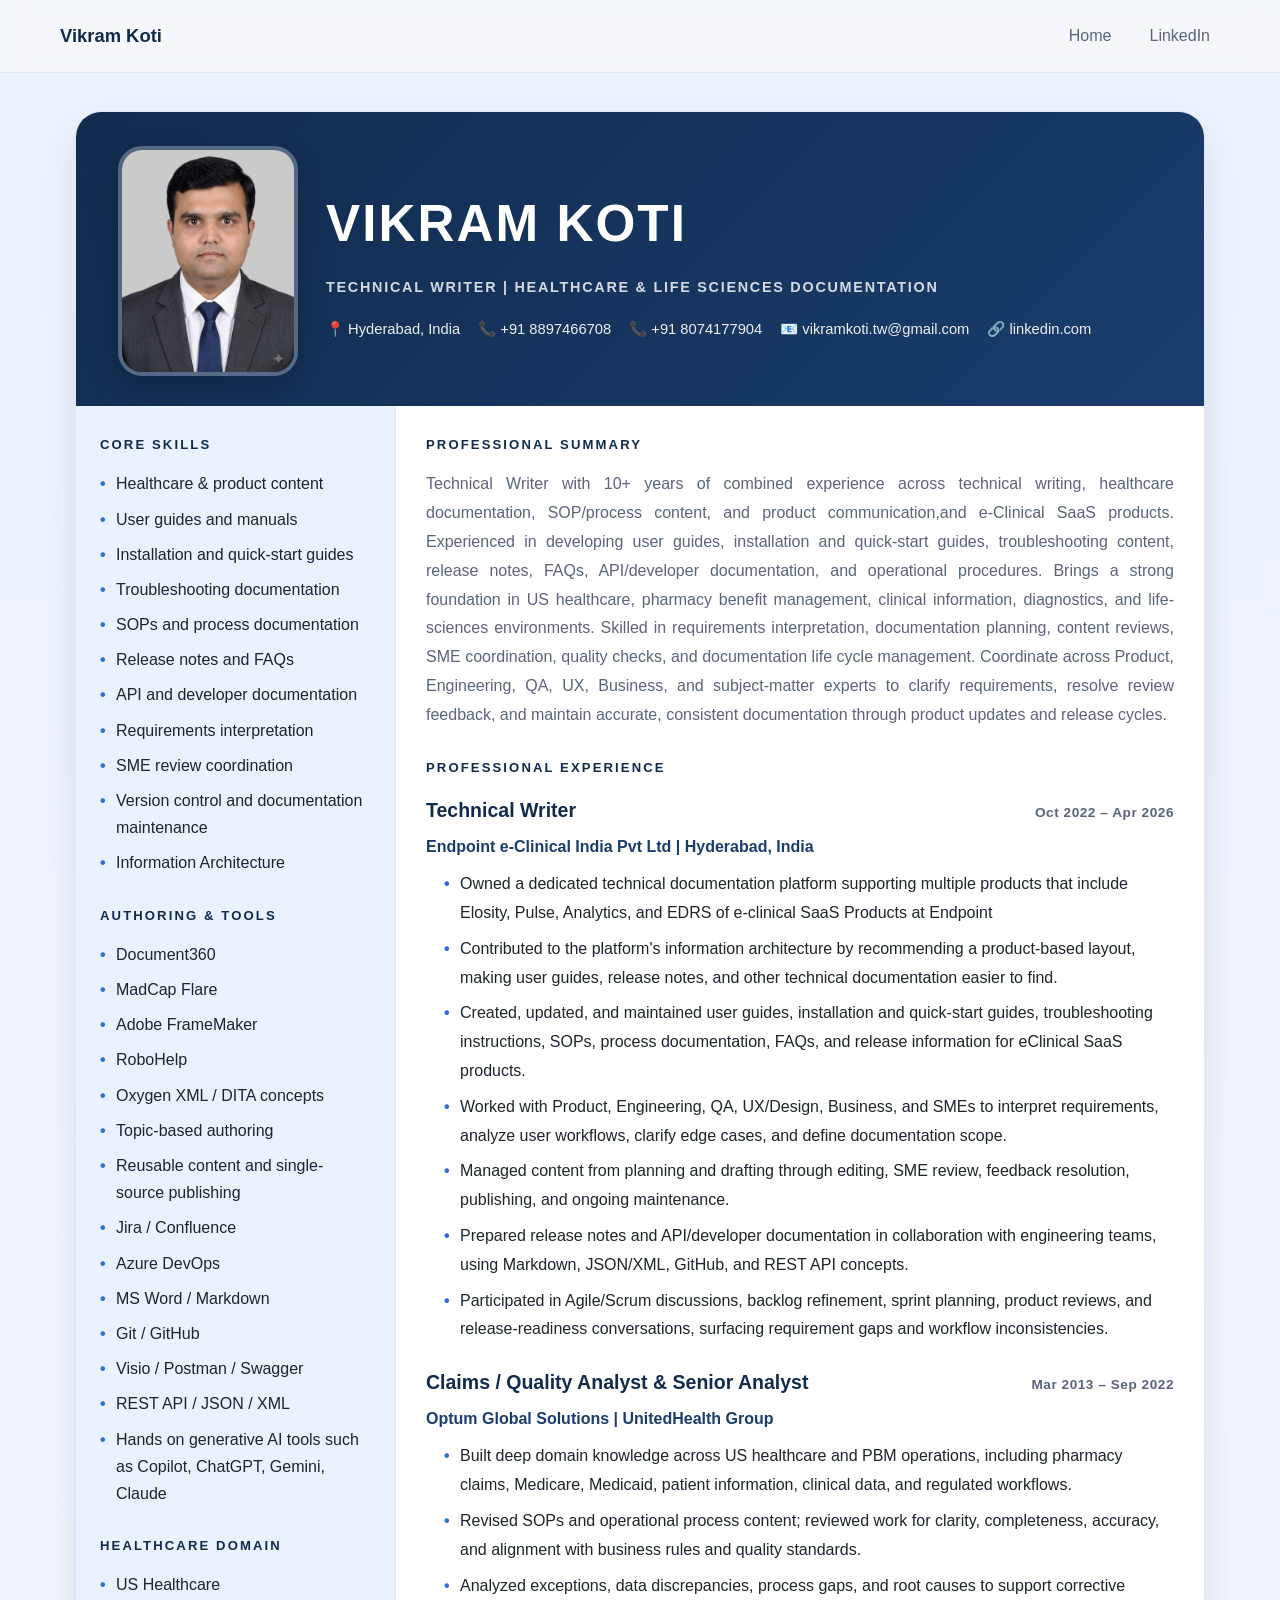
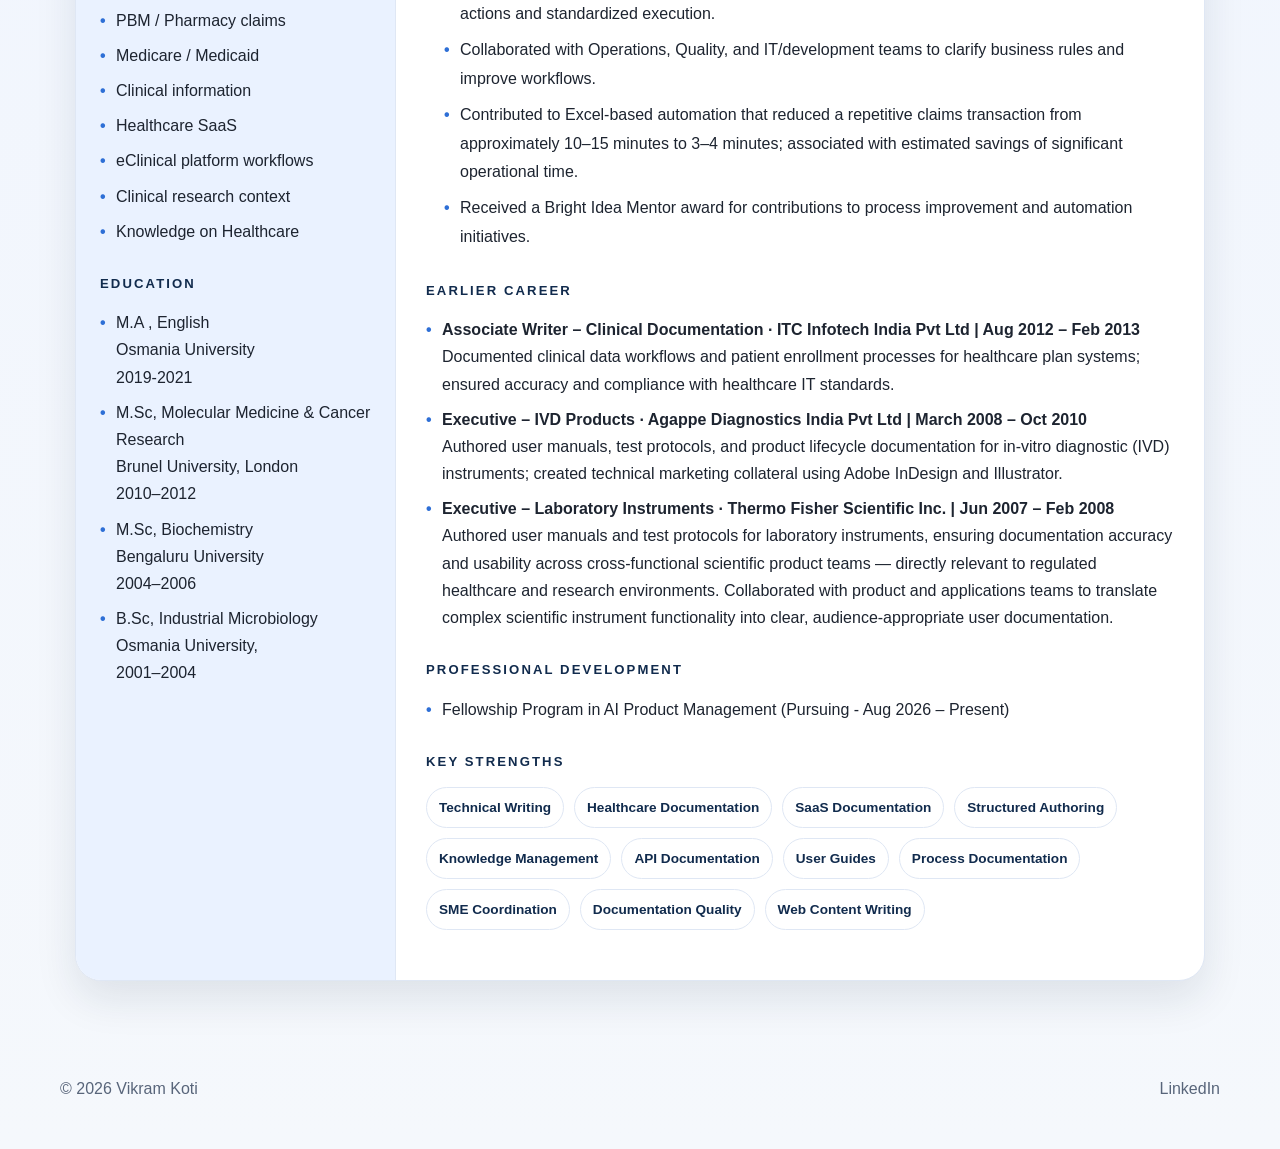
<file: resume.html>
<!DOCTYPE html>
<html lang="en">
  <head>
    <meta charset="UTF-8" />
    <meta name="viewport" content="width=device-width, initial-scale=1.0" />
    <title>Vikram Koti | Technical Writer Resume</title>
    <meta
      name="description"
      content="Professional resume for Vikram Koti, Technical Writer specializing in healthcare documentation, structured authoring, eClinical SaaS content, and knowledge management."
    />
    <style>
      :root {
        --navy: #112b4d;
        --navy-2: #1a3d6d;
        --blue: #2e6fd6;
        --blue-soft: #eaf2ff;
        --gold: #d9b36c;
        --text: #1d2430;
        --muted: #58657a;
        --line: #dfe7f4;
        --panel: #ffffff;
        --bg: #f5f8fc;
        --shadow: 0 18px 42px rgba(17, 35, 61, 0.10);
      }

      * { box-sizing: border-box; }
      html { scroll-behavior: smooth; }
      body {
        margin: 0;
        font-family: Arial, Helvetica, sans-serif;
        background: linear-gradient(180deg, #edf3ff 0%, var(--bg) 100%);
        color: var(--text);
        line-height: 1.7;
      }

      a { color: inherit; text-decoration: none; }
      .container { width: min(1160px, calc(100% - 32px)); margin: 0 auto; }

      .site-header {
        position: sticky;
        top: 0;
        z-index: 10;
        background: rgba(245, 248, 252, 0.9);
        backdrop-filter: blur(12px);
        border-bottom: 1px solid var(--line);
      }

      .nav-wrap {
        display: flex;
        align-items: center;
        justify-content: space-between;
        min-height: 72px;
        gap: 18px;
      }

      .brand {
        font-size: 1.15rem;
        font-weight: 700;
        color: var(--navy);
      }

      .main-nav {
        display: flex;
        align-items: center;
        flex-wrap: wrap;
        gap: 18px;
        color: var(--muted);
      }

      .main-nav a {
        padding: 8px 10px;
        border-radius: 999px;
        transition: background 0.2s ease, color 0.2s ease;
      }

      .main-nav a:hover, .main-nav a.active {
        background: var(--blue-soft);
        color: var(--navy);
      }

      .resume-shell {
        max-width: 1130px;
        margin: 38px auto 54px;
        background: var(--panel);
        border: 1px solid var(--line);
        border-radius: 26px;
        overflow: hidden;
        box-shadow: var(--shadow);
      }

      .topbar {
        background: linear-gradient(135deg, var(--navy) 0%, var(--navy-2) 100%);
        color: white;
        padding: 34px 42px 30px;
      }

      .topbar-row {
        display: flex;
        align-items: center;
        gap: 28px;
      }

      .profile-photo-wrap {
        width: 180px;
        height: 230px;
        flex-shrink: 0;
        border-radius: 24px;
        overflow: hidden;
        border: 4px solid rgba(255, 255, 255, 0.22);
        background: rgba(255, 255, 255, 0.08);
        box-shadow: 0 16px 35px rgba(0, 0, 0, 0.18);
      }

      .profile-photo-wrap img {
        width: 108%;
        position: relative;
        top: -5px;
        left: -5px;
      }

      .header-copy {
        flex: 1;
        min-width: 0;
      }

      h1 {
        margin: 0;
        font-size: clamp(2.2rem, 4vw, 3.3rem);
        letter-spacing: 0.04em;
        font-weight: 700;
      }

      .title {
        margin-top: 8px;
        color: rgba(255,255,255,0.82);
        font-size: 0.9rem;
        letter-spacing: 0.12em;
        text-transform: uppercase;
        font-weight: 700;
      }

      .contact {
        display: flex;
        flex-wrap: wrap;
        justify-content: flex-start;
        gap: 12px 18px;
        margin-top: 18px;
        font-size: 0.92rem;
        color: rgba(255,255,255,0.92);
      }

      .contact span {
        white-space: nowrap;
      }

      .content {
        display: grid;
        grid-template-columns: 320px 1fr;
      }

      .sidebar {
        background: var(--blue-soft);
        border-right: 1px solid var(--line);
        padding: 28px 24px 18px;
      }

      .main {
        padding: 28px 30px 22px;
      }

      .section {
        margin-bottom: 28px;
      }

      .section-title {
        margin: 0 0 14px;
        font-size: 0.82rem;
        letter-spacing: 0.16em;
        text-transform: uppercase;
        color: var(--navy);
        font-weight: 800;
      }

      .summary-text,
      .job-list,
      .info-list,
      .education-list,
      .skill-list,
      .earlier-career,
      .chips {
        margin: 0;
        padding: 0;
        list-style: none;
      }

      .summary-text {
        color: var(--muted);
        line-height: 1.8;
        text-align: justify;
      }

      .summary-box {
        background: rgba(255,255,255,0.4);
        border: 1px solid rgba(17, 43, 77, 0.08);
        border-radius: 18px;
        padding: 16px 18px;
      }

      .info-list li,
      .education-list li,
      .job-list li,
      .earlier-career li,
      .skill-list li {
        position: relative;
        padding-left: 16px;
        margin: 8px 0;
        color: var(--text);
      }

      .info-list li::before,
      .earlier-career li::before,
      .education-list li::before,
      .job-list li::before,
      .skill-list li::before {
        content: "•";
        position: absolute;
        left: 0;
        color: var(--blue);
        font-weight: 700;
      }

      .job {
        margin-bottom: 22px;
      }

      .job-header {
        display: flex;
        justify-content: space-between;
        gap: 18px;
        align-items: baseline;
        flex-wrap: wrap;
      }

      .job-title {
        margin: 0;
        color: var(--navy);
        font-size: 1.22rem;
      }

      .company {
        margin: 6px 0 8px;
        color: var(--navy-2);
        font-weight: 700;
      }

      .job-date {
        font-size: 0.85rem;
        color: var(--muted);
        font-weight: 700;
        letter-spacing: 0.04em;
      }

      .job ul {
        margin: 10px 0 0 18px;
        padding: 0;
        color: var(--muted);
      }

      .job li {
        margin: 7px 0;
        line-height: 1.8;
      }

      .chips {
        display: flex;
        flex-wrap: wrap;
        gap: 10px;
      }

      .chip {
        display: inline-block;
        background: white;
        border: 1px solid var(--line);
        border-radius: 999px;
        padding: 8px 12px;
        font-size: 0.85rem;
        color: var(--navy);
        font-weight: 700;
      }

      .education-list strong {
        display: block;
        color: var(--navy);
      }

      .small-note {
        color: var(--muted);
        font-size: 0.92rem;
      }

      .site-footer {
        padding: 24px 0 30px;
      }

      .footer-wrap {
        display: flex;
        justify-content: space-between;
        align-items: center;
        gap: 16px;
        color: var(--muted);
      }

      @media (max-width: 900px) {
        .content { grid-template-columns: 1fr; }
        .sidebar { border-right: 0; border-bottom: 1px solid var(--line); }
        .contact { justify-content: flex-start; }
        .topbar-row { flex-direction: column; align-items: flex-start; }
        .profile-photo-wrap { width: 180px; height: 180px; }
      }

      @media print {
        body { background: white; }
        .site-header, .site-footer { display: none; }
        .resume-shell {
          margin: 0;
          border: 0;
          border-radius: 0;
          box-shadow: none;
        }
      }
    </style>
  </head>
  <body>
    <header class="site-header">
      <div class="container nav-wrap">
        <a href="index.html" class="brand">Vikram Koti</a>
        <nav class="main-nav" aria-label="Main navigation">
          <a href="index.html">Home</a>
          <a href="https://www.linkedin.com/in/vikram-koti-91bb11150/" target="_blank" rel="noreferrer">LinkedIn</a>
        </nav>
      </div>
    </header>

    <main class="resume-shell">
      <header class="topbar">
        <div class="topbar-row">
          <div class="profile-photo-wrap">
            <img
              src="./assets/vikram.png"
              alt="Vikram Koti portrait"
            />
          </div>

          <div class="header-copy">
            <h1>VIKRAM KOTI</h1>
            <div class="title">Technical Writer | Healthcare & Life Sciences Documentation</div>
            <div class="contact">
              <span>📍 Hyderabad, India</span>
              <span>📞 +91 8897466708</span>
              <span>📞 +91 8074177904</span>
              <span>📧 vikramkoti.tw@gmail.com</span>
              <span><a href="https://www.linkedin.com/in/vikram-koti-91bb11150/" target="_blank" rel="noreferrer">🔗 linkedin.com</a></span>
            </div>
          </div>
        </div>
      </header>

      <div class="content">
        <aside class="sidebar">
         <section class="section">
            <h2 class="section-title">Core Skills</h2>
            <ul class="skill-list">
              <li>Healthcare & product content</li>
              <li>User guides and manuals</li>
              <li>Installation and quick-start guides</li>
              <li>Troubleshooting documentation</li>
              <li>SOPs and process documentation</li>
              <li>Release notes and FAQs</li>
              <li>API and developer documentation</li>
              <li>Requirements interpretation</li>
              <li>SME review coordination</li>
              <li>Version control and documentation maintenance</li>
              <li>Information Architecture</li>
            </ul>
          </section>

          <section class="section">
            <h2 class="section-title">Authoring & Tools</h2>
            <ul class="info-list">
              <li>Document360</li>
              <li>MadCap Flare</li>
              <li>Adobe FrameMaker</li>
              <li>RoboHelp</li>
              <li>Oxygen XML / DITA concepts</li>
              <li>Topic-based authoring</li>
              <li>Reusable content and single-source publishing</li>
              <li>Jira / Confluence</li>
              <li>Azure DevOps</li>
              <li>MS Word / Markdown</li>
              <li>Git / GitHub</li>
              <li>Visio / Postman / Swagger</li>
              <li>REST API / JSON / XML</li>
              <li>Hands on generative AI tools such as Copilot, ChatGPT, Gemini, Claude</li>
            </ul>
          </section>

          <section class="section">
            <h2 class="section-title">Healthcare Domain</h2>
            <ul class="info-list">
              <li>US Healthcare</li>
              <li>PBM / Pharmacy claims</li>
              <li>Medicare / Medicaid</li>
              <li>Clinical information</li>
              <li>Healthcare SaaS</li>
              <li>eClinical platform workflows</li>
              <li>Clinical research context</li>
              <li>Knowledge on Healthcare</li>
            </ul>
          </section>
          <section class="section">
            <h2 class="section-title">Education</h2>
            <ul class="info-list">
              <li>M.A , English  <br />Osmania University <br />2019-2021 </li>
              <li>M.Sc, Molecular Medicine & Cancer Research <br />Brunel University, London <br />2010–2012</li>
              <li>M.Sc, Biochemistry <br />Bengaluru University <br />2004–2006</li>
              <li>B.Sc, Industrial Microbiology <br />Osmania University, <br />2001–2004</li>
            </ul>
          </section>
        </aside>
        <main class="main">
           <section class="section">
            <h2 class="section-title">Professional Summary</h2>
              <p class="summary-text">
                Technical Writer with 10+ years of combined experience across technical writing, healthcare documentation, SOP/process content, and product communication,and e-Clinical SaaS products. Experienced in developing user guides, installation and quick-start guides, troubleshooting content, release notes, FAQs, API/developer documentation, and operational procedures. Brings a strong foundation in US healthcare, pharmacy benefit management, clinical information, diagnostics, and life-sciences environments. Skilled in requirements interpretation, documentation planning, content reviews, SME coordination, quality checks, and documentation life cycle management. Coordinate across Product, Engineering, QA, UX, Business, and subject-matter experts to clarify requirements, resolve review feedback, and maintain accurate, consistent documentation through product updates and release cycles.

              </p>
            </section>
          <section class="section">
            <h2 class="section-title">Professional Experience</h2>

            <article class="job">
              <div class="job-header">
                <h3 class="job-title">Technical Writer</h3>
                <span class="job-date">Oct 2022 – Apr 2026</span>
              </div>
              <div class="company">Endpoint e-Clinical India Pvt Ltd | Hyderabad, India</div>
              <ul class="job-list">
                <li>Owned a dedicated technical documentation platform supporting multiple products that include Elosity, Pulse, Analytics, and EDRS of e-clinical SaaS Products at Endpoint</li>
                <li>Contributed to the platform's information architecture by recommending a product-based layout, making user guides, release notes, and other technical documentation easier to find.</li>
                <li>Created, updated, and maintained user guides, installation and quick-start guides, troubleshooting instructions, SOPs, process documentation, FAQs, and release information for eClinical SaaS products.</li>
                <li>Worked with Product, Engineering, QA, UX/Design, Business, and SMEs to interpret requirements, analyze user workflows, clarify edge cases, and define documentation scope.</li>
                <li>Managed content from planning and drafting through editing, SME review, feedback resolution, publishing, and ongoing maintenance.</li>
                <li>Prepared release notes and API/developer documentation in collaboration with engineering teams, using Markdown, JSON/XML, GitHub, and REST API concepts.</li>
                <li>Participated in Agile/Scrum discussions, backlog refinement, sprint planning, product reviews, and release-readiness conversations, surfacing requirement gaps and workflow inconsistencies.</li>
              </ul>
            </article>

            <article class="job">
              <div class="job-header">
                <h3 class="job-title">Claims / Quality Analyst & Senior Analyst</h3>
                <span class="job-date">Mar 2013 – Sep 2022</span>
              </div>
              <div class="company">Optum Global Solutions | UnitedHealth Group</div>
              <ul class="job-list">
                <li>Built deep domain knowledge across US healthcare and PBM operations, including pharmacy claims, Medicare, Medicaid, patient information, clinical data, and regulated workflows.</li>
                <li>Revised SOPs and operational process content; reviewed work for clarity, completeness, accuracy, and alignment with business rules and quality standards.</li>
                <li>Analyzed exceptions, data discrepancies, process gaps, and root causes to support corrective actions and standardized execution.</li>
                <li>Collaborated with Operations, Quality, and IT/development teams to clarify business rules and improve workflows.</li>
                <li>Contributed to Excel-based automation that reduced a repetitive claims transaction from approximately 10–15 minutes to 3–4 minutes; associated with estimated savings of significant operational time.</li>
                <li>Received a Bright Idea Mentor award for contributions to process improvement and automation initiatives.</li>
              </ul>
            </article>
          </section>

          <section class="section">
            <h2 class="section-title">Earlier Career</h2>
            <ul class="earlier-career">
              <li><b>Associate Writer – Clinical Documentation · ITC Infotech India Pvt Ltd | Aug 2012 – Feb 2013</b><br />
                Documented clinical data workflows and patient enrollment processes for healthcare plan systems; ensured accuracy and compliance with healthcare IT standards.</li>
              <li><b>Executive – IVD Products · Agappe Diagnostics India Pvt Ltd | March 2008 – Oct 2010</b><br/>
                Authored user manuals, test protocols, and product lifecycle documentation for in-vitro diagnostic (IVD) instruments; created technical marketing collateral using Adobe InDesign and Illustrator.</li>
              <li><b>Executive – Laboratory Instruments · Thermo Fisher Scientific Inc. | Jun 2007 – Feb 2008</b><br />
                Authored user manuals and test protocols for laboratory instruments, ensuring documentation accuracy and usability across cross-functional scientific product teams — directly relevant to regulated healthcare and research environments.
                Collaborated with product and applications teams to translate complex scientific instrument functionality into clear, audience-appropriate user documentation.</li>
            </ul>
          </section>

          <section class="section">
            <h2 class="section-title">Professional Development</h2>
            <ul class="info-list">
              <li>Fellowship Program in AI Product Management (Pursuing - Aug 2026 – Present)</li>
            </ul>
          </section>

          <section class="section">
            <h2 class="section-title">Key Strengths</h2>
            <ul class="chips">
              <li class="chip">Technical Writing</li>
              <li class="chip">Healthcare Documentation</li>
              <li class="chip">SaaS Documentation</li>
              <li class="chip">Structured Authoring</li>
              <li class="chip">Knowledge Management</li>
              <li class="chip">API Documentation</li>
              <li class="chip">User Guides</li>
              <li class="chip">Process Documentation</li>
              <li class="chip">SME Coordination</li>
              <li class="chip">Documentation Quality</li>
              <li class="chip">Web Content Writing</li>
            </ul>
          </section>
        </main>
      </div>
    </main>

    <footer class="site-footer">
      <div class="container footer-wrap">
        <p>© 2026 Vikram Koti</p>
        <a href="https://linkedin.com/in/vikram-koti" target="_blank" rel="noreferrer">LinkedIn</a>
      </div>
    </footer>
  </body>
</html>
</file>
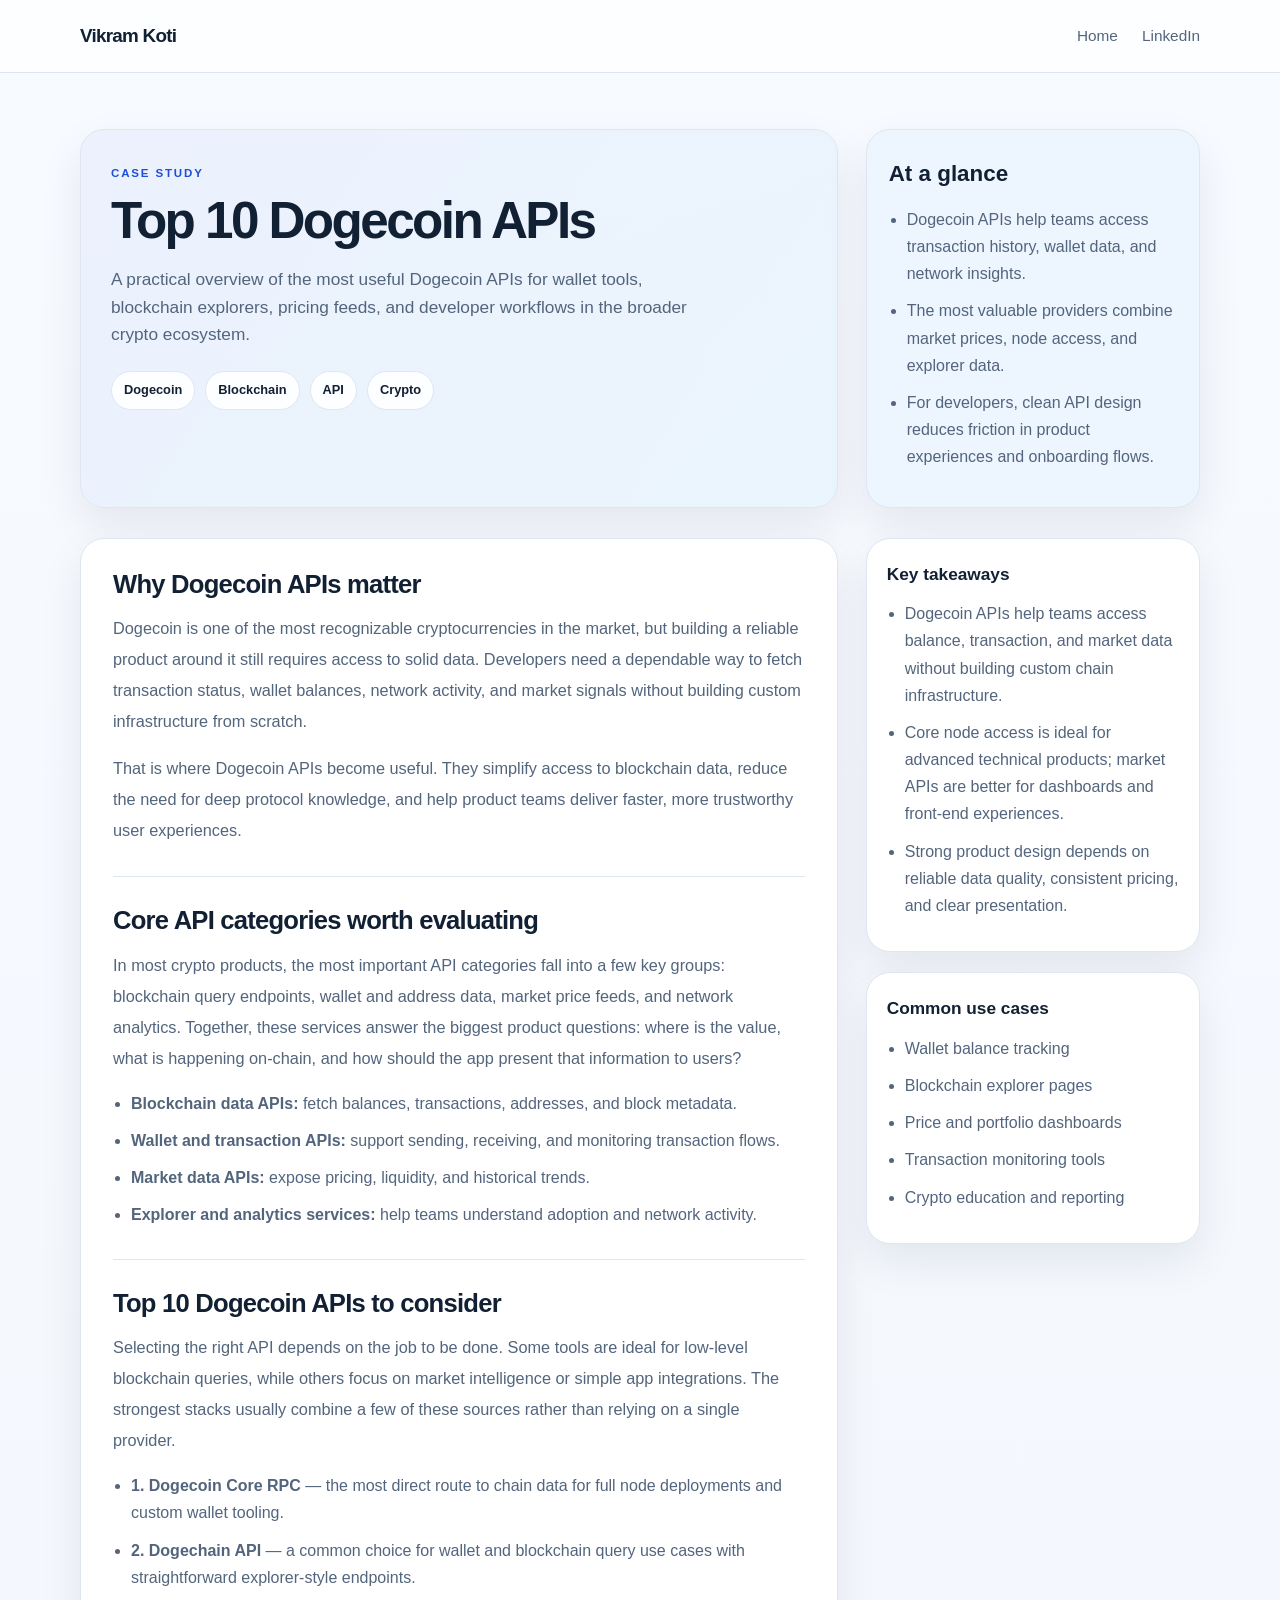
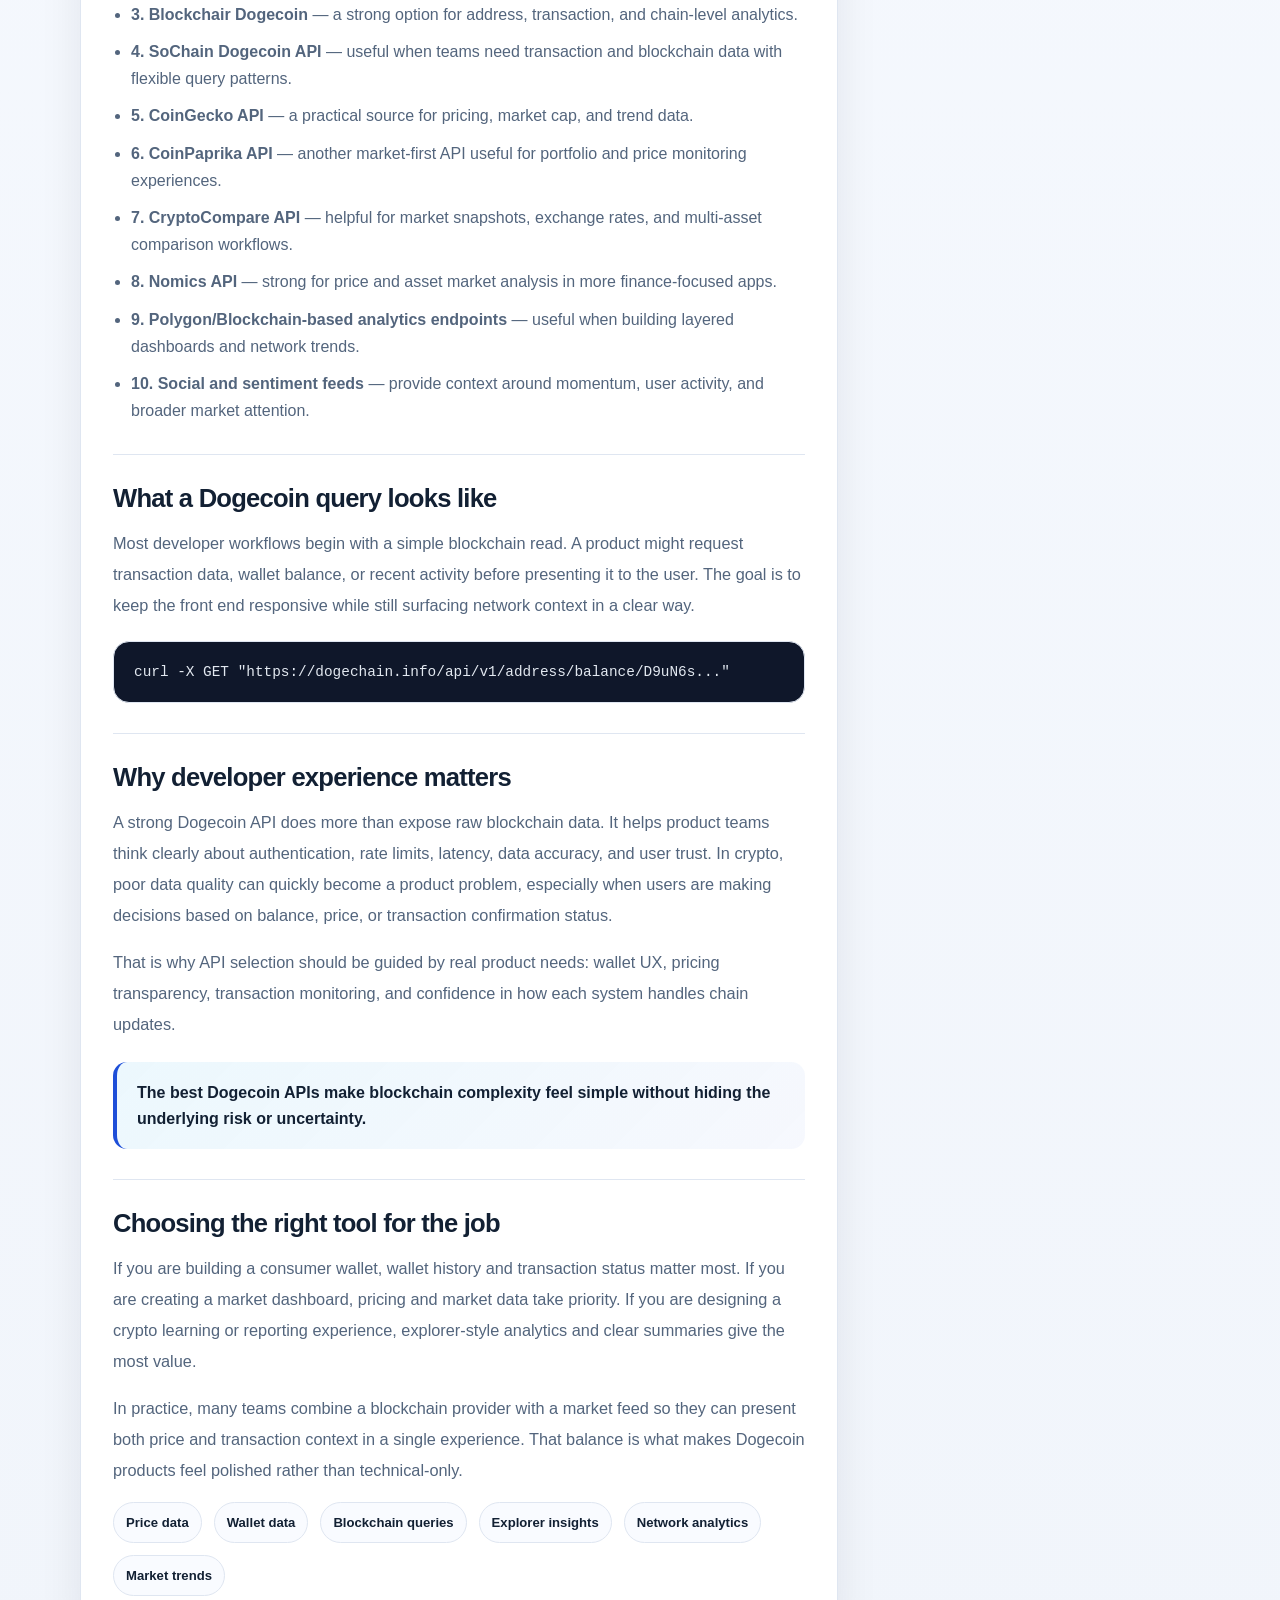
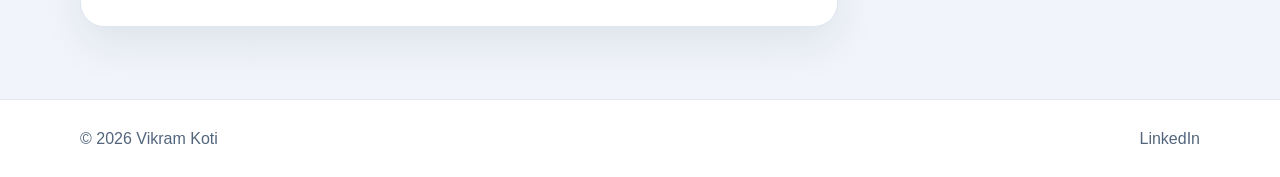
<file: SampleWork/top-10-dogecoin-apis.html>
<!DOCTYPE html>
<html lang="en">
  <head>
    <meta charset="UTF-8" />
    <meta name="viewport" content="width=device-width, initial-scale=1.0" />
    <title>Top 10 Dogecoin APIs | Vikram Koti</title>
    <meta
      name="description"
      content="A recruiter-friendly technical writing case study exploring top Dogecoin APIs, blockchain data access, pricing, wallet tooling, and developer workflows."
    />
    <style>
      :root {
        --bg: #f4f7fb;
        --surface: #ffffff;
        --surface-soft: #edf5ff;
        --surface-strong: #dfeefb;
        --border: #dfe6f1;
        --text: #122033;
        --muted: #53657d;
        --primary: #1d4ed8;
        --primary-deep: #153eaf;
        --accent: #0ea5e9;
        --shadow: 0 18px 44px rgba(15, 23, 42, 0.08);
      }

      * {
        box-sizing: border-box;
      }

      html {
        scroll-behavior: smooth;
      }

      body {
        margin: 0;
        font-family: "Segoe UI", Tahoma, Geneva, Verdana, sans-serif;
        background: var(--bg);
        color: var(--text);
        line-height: 1.6;
      }

      a {
        color: inherit;
        text-decoration: none;
      }

      img {
        max-width: 100%;
        display: block;
      }

      .container {
        width: min(1120px, calc(100% - 32px));
        margin: 0 auto;
      }

      .site-header {
        position: sticky;
        top: 0;
        z-index: 20;
        background: rgba(255, 255, 255, 0.82);
        backdrop-filter: blur(12px);
        border-bottom: 1px solid var(--border);
      }

      .nav-wrap {
        min-height: 72px;
        display: flex;
        align-items: center;
        justify-content: space-between;
        gap: 24px;
      }

      .brand {
        font-size: 1.18rem;
        font-weight: 800;
        letter-spacing: -0.04em;
      }

      .main-nav {
        display: flex;
        align-items: center;
        flex-wrap: wrap;
        gap: 24px;
      }

      .main-nav a {
        color: var(--muted);
        font-size: 0.96rem;
        transition: color 0.2s ease;
      }

      .main-nav a:hover,
      .main-nav a.active {
        color: var(--text);
      }

      .page-main {
        background: linear-gradient(180deg, #f7faff 0%, #f1f5fb 100%);
        padding: 56px 0 72px;
      }

      .article-shell {
        display: grid;
        grid-template-columns: minmax(0, 1.7fr) minmax(260px, 0.75fr);
        gap: 28px;
        align-items: stretch;
      }

      .article-header,
      .article-summary,
      .article-content,
      .side-card {
        background: var(--surface);
        border: 1px solid var(--border);
        border-radius: 24px;
        box-shadow: var(--shadow);
      }

      .article-header {
        padding: 34px 30px;
        background: linear-gradient(135deg, rgba(29, 78, 216, 0.05), rgba(14, 165, 233, 0.05));
      }

      .eyebrow {
        margin: 0 0 12px;
        color: var(--primary);
        font-size: 0.72rem;
        font-weight: 700;
        letter-spacing: 0.16em;
        text-transform: uppercase;
      }

      h1 {
        margin: 0;
        font-size: clamp(2.3rem, 4vw, 4rem);
        line-height: 1.05;
        letter-spacing: -0.05em;
      }

      .lead {
        margin: 18px 0 0;
        color: var(--muted);
        font-size: 1.08rem;
        max-width: 62ch;
      }

      .meta-badges {
        display: flex;
        flex-wrap: wrap;
        gap: 10px;
        margin-top: 22px;
      }

      .meta-badges span {
        display: inline-flex;
        align-items: center;
        padding: 8px 12px;
        border-radius: 999px;
        border: 1px solid var(--border);
        background: rgba(255, 255, 255, 0.9);
        color: var(--text);
        font-size: 0.8rem;
        font-weight: 700;
      }

      .article-summary {
        padding: 26px 22px;
        background: var(--surface-soft);
      }

      .article-summary h2 {
        margin: 0 0 14px;
        font-size: 1.4rem;
      }

      .article-summary ul,
      .article-content ul,
      .side-card ul {
        margin: 0;
        padding-left: 18px;
        color: var(--muted);
      }

      .article-summary li,
      .article-content li,
      .side-card li {
        margin-bottom: 10px;
        line-height: 1.7;
      }

      .article-content-wrap {
        margin-top: 30px;
      }

      .article-layout {
        display: grid;
        grid-template-columns: minmax(0, 1.7fr) minmax(260px, 0.75fr);
        gap: 28px;
        align-items: start;
      }

      .article-content {
        padding: 30px 32px;
      }

      .article-content section + section {
        margin-top: 30px;
        padding-top: 28px;
        border-top: 1px solid var(--border);
      }

      .article-content h2 {
        margin: 0 0 14px;
        font-size: clamp(1.5rem, 2vw, 2rem);
        line-height: 1.2;
        letter-spacing: -0.03em;
      }

      .article-content h3 {
        margin: 0 0 10px;
        font-size: 1.12rem;
      }

      .article-content p {
        margin: 0 0 16px;
        color: var(--muted);
        font-size: 1.02rem;
        line-height: 1.9;
      }

      .callout {
        margin: 22px 0;
        padding: 18px 20px;
        background: linear-gradient(135deg, rgba(14, 165, 233, 0.08), rgba(29, 78, 216, 0.04));
        border-left: 4px solid var(--primary);
        border-radius: 14px;
        color: var(--text);
        font-weight: 600;
      }

      .platform-list {
        display: flex;
        flex-wrap: wrap;
        gap: 12px;
        margin-top: 16px;
      }

      .platform-list span {
        display: inline-flex;
        align-items: center;
        padding: 9px 12px;
        border-radius: 999px;
        border: 1px solid var(--border);
        background: #f9fbff;
        color: var(--text);
        font-size: 0.82rem;
        font-weight: 700;
      }

      .code-block {
        margin: 20px 0 0;
        padding: 18px 20px;
        border: 1px solid var(--border);
        border-radius: 16px;
        background: #0f172a;
        color: #e2e8f0;
        font-family: "SFMono-Regular", Consolas, "Liberation Mono", Menlo, monospace;
        font-size: 0.9rem;
        line-height: 1.7;
        overflow-x: auto;
      }

      .article-side-panel {
        display: grid;
        gap: 20px;
      }

      .side-card {
        padding: 22px 20px;
      }

      .side-card h3 {
        margin: 0 0 12px;
        font-size: 1.08rem;
      }

      .side-card p {
        margin: 0;
        color: var(--muted);
        line-height: 1.8;
      }

      .site-footer {
        background: #ffffff;
        border-top: 1px solid var(--border);
        padding: 26px 0;
      }

      .footer-wrap {
        display: flex;
        align-items: center;
        justify-content: space-between;
        gap: 16px;
      }

      .site-footer p,
      .site-footer a {
        margin: 0;
        color: var(--muted);
      }

      @media (max-width: 860px) {
        .article-shell,
        .article-layout {
          grid-template-columns: 1fr;
        }

        .article-content {
          padding: 24px 20px;
        }

        .nav-wrap,
        .footer-wrap {
          flex-direction: column;
          align-items: flex-start;
          padding: 16px 0;
        }

        .main-nav {
          gap: 12px 18px;
        }
      }
    </style>
  </head>
  <body>
    <header class="site-header">
      <div class="container nav-wrap">
        <a href="index.html" class="brand">Vikram Koti</a>
        <nav class="main-nav" aria-label="Main navigation">
         <a href="../index.html">Home</a>
          <a href="https://linkedin.com/in/vikram-koti" target="_blank" rel="noreferrer">LinkedIn</a>
        </nav>
      </div>
    </header>

    <main class="page-main article-page">
      <section class="container article-shell">
        <header class="article-header">
          <p class="eyebrow">Case study</p>
          <h1>Top 10 Dogecoin APIs</h1>
          <p class="lead">
            A practical overview of the most useful Dogecoin APIs for wallet tools, blockchain explorers,
            pricing feeds, and developer workflows in the broader crypto ecosystem.
          </p>
          <div class="meta-badges" aria-label="Article metadata">
            <span>Dogecoin</span>
            <span>Blockchain</span>
            <span>API</span>
            <span>Crypto</span>
          </div>
        </header>

        <aside class="article-summary">
          <h2>At a glance</h2>
          <ul>
            <li>Dogecoin APIs help teams access transaction history, wallet data, and network insights.</li>
            <li>The most valuable providers combine market prices, node access, and explorer data.</li>
            <li>For developers, clean API design reduces friction in product experiences and onboarding flows.</li>
          </ul>
        </aside>
      </section>

      <section class="container article-content-wrap">
        <div class="article-layout">
          <article class="article-content">
            <section>
              <h2>Why Dogecoin APIs matter</h2>
              <p>
                Dogecoin is one of the most recognizable cryptocurrencies in the market, but building a reliable
                product around it still requires access to solid data. Developers need a dependable way to fetch
                transaction status, wallet balances, network activity, and market signals without building custom
                infrastructure from scratch.
              </p>
              <p>
                That is where Dogecoin APIs become useful. They simplify access to blockchain data, reduce the need
                for deep protocol knowledge, and help product teams deliver faster, more trustworthy user experiences.
              </p>
            </section>

            <section>
              <h2>Core API categories worth evaluating</h2>
              <p>
                In most crypto products, the most important API categories fall into a few key groups: blockchain
                query endpoints, wallet and address data, market price feeds, and network analytics. Together, these
                services answer the biggest product questions: where is the value, what is happening on-chain, and how
                should the app present that information to users?
              </p>

              <ul>
                <li><strong>Blockchain data APIs:</strong> fetch balances, transactions, addresses, and block metadata.</li>
                <li><strong>Wallet and transaction APIs:</strong> support sending, receiving, and monitoring transaction flows.</li>
                <li><strong>Market data APIs:</strong> expose pricing, liquidity, and historical trends.</li>
                <li><strong>Explorer and analytics services:</strong> help teams understand adoption and network activity.</li>
              </ul>
            </section>

            <section>
              <h2>Top 10 Dogecoin APIs to consider</h2>
              <p>
                Selecting the right API depends on the job to be done. Some tools are ideal for low-level blockchain
                queries, while others focus on market intelligence or simple app integrations. The strongest stacks usually
                combine a few of these sources rather than relying on a single provider.
              </p>

              <ul>
                <li><strong>1. Dogecoin Core RPC</strong> — the most direct route to chain data for full node deployments and custom wallet tooling.</li>
                <li><strong>2. Dogechain API</strong> — a common choice for wallet and blockchain query use cases with straightforward explorer-style endpoints.</li>
                <li><strong>3. Blockchair Dogecoin</strong> — a strong option for address, transaction, and chain-level analytics.</li>
                <li><strong>4. SoChain Dogecoin API</strong> — useful when teams need transaction and blockchain data with flexible query patterns.</li>
                <li><strong>5. CoinGecko API</strong> — a practical source for pricing, market cap, and trend data.</li>
                <li><strong>6. CoinPaprika API</strong> — another market-first API useful for portfolio and price monitoring experiences.</li>
                <li><strong>7. CryptoCompare API</strong> — helpful for market snapshots, exchange rates, and multi-asset comparison workflows.</li>
                <li><strong>8. Nomics API</strong> — strong for price and asset market analysis in more finance-focused apps.</li>
                <li><strong>9. Polygon/Blockchain-based analytics endpoints</strong> — useful when building layered dashboards and network trends.</li>
                <li><strong>10. Social and sentiment feeds</strong> — provide context around momentum, user activity, and broader market attention.</li>
              </ul>
            </section>

            <section>
              <h2>What a Dogecoin query looks like</h2>
              <p>
                Most developer workflows begin with a simple blockchain read. A product might request transaction data,
                wallet balance, or recent activity before presenting it to the user. The goal is to keep the front end
                responsive while still surfacing network context in a clear way.
              </p>

              <div class="code-block">
                curl -X GET "https://dogechain.info/api/v1/address/balance/D9uN6s..."
              </div>
            </section>

            <section>
              <h2>Why developer experience matters</h2>
              <p>
                A strong Dogecoin API does more than expose raw blockchain data. It helps product teams think clearly
                about authentication, rate limits, latency, data accuracy, and user trust. In crypto, poor data quality
                can quickly become a product problem, especially when users are making decisions based on balance, price,
                or transaction confirmation status.
              </p>
              <p>
                That is why API selection should be guided by real product needs: wallet UX, pricing transparency,
                transaction monitoring, and confidence in how each system handles chain updates.
              </p>

              <div class="callout">
                The best Dogecoin APIs make blockchain complexity feel simple without hiding the underlying risk or uncertainty.
              </div>
            </section>

            <section>
              <h2>Choosing the right tool for the job</h2>
              <p>
                If you are building a consumer wallet, wallet history and transaction status matter most. If you are creating
                a market dashboard, pricing and market data take priority. If you are designing a crypto learning or reporting
                experience, explorer-style analytics and clear summaries give the most value.
              </p>
              <p>
                In practice, many teams combine a blockchain provider with a market feed so they can present both price and
                transaction context in a single experience. That balance is what makes Dogecoin products feel polished rather than technical-only.
              </p>
              <div class="platform-list" aria-label="Dogecoin API categories">
                <span>Price data</span>
                <span>Wallet data</span>
                <span>Blockchain queries</span>
                <span>Explorer insights</span>
                <span>Network analytics</span>
                <span>Market trends</span>
              </div>
            </section>
          </article>

          <aside class="article-side-panel">
            <div class="side-card">
              <h3>Key takeaways</h3>
              <ul>
                <li>Dogecoin APIs help teams access balance, transaction, and market data without building custom chain infrastructure.</li>
                <li>Core node access is ideal for advanced technical products; market APIs are better for dashboards and front-end experiences.</li>
                <li>Strong product design depends on reliable data quality, consistent pricing, and clear presentation.</li>
              </ul>
            </div>

            <div class="side-card">
              <h3>Common use cases</h3>
              <ul>
                <li>Wallet balance tracking</li>
                <li>Blockchain explorer pages</li>
                <li>Price and portfolio dashboards</li>
                <li>Transaction monitoring tools</li>
                <li>Crypto education and reporting</li>
              </ul>
            </div>
          </aside>
        </div>
      </section>
    </main>

    <footer class="site-footer">
      <div class="container footer-wrap">
        <p>© 2026 Vikram Koti</p>
        <a href="https://linkedin.com/in/vikram-koti" target="_blank" rel="noreferrer">LinkedIn</a>
      </div>
    </footer>
  </body>
</html>
</file>
<file: styles.css>
.article-page .page-hero {
  padding-top: 72px;
}

.article-shell {
  display: grid;
  grid-template-columns: 1.5fr 0.8fr;
  gap: 28px;
  align-items: end;
}

.article-header {
  background: linear-gradient(135deg, rgba(25, 61, 138, 0.05), rgba(57, 160, 237, 0.08));
  border: 1px solid var(--border);
  border-radius: 28px;
  padding: 34px 30px;
  box-shadow: var(--shadow);
}

.meta-badges {
  display: flex;
  flex-wrap: wrap;
  gap: 10px;
  margin-top: 22px;
}

.meta-badges span {
  display: inline-block;
  background: white;
  border: 1px solid var(--border);
  border-radius: 999px;
  padding: 8px 12px;
  color: var(--primary-dark);
  font-size: 0.82rem;
  font-weight: 700;
}

.article-summary {
  background: var(--panel);
  border: 1px solid var(--border);
  border-radius: 24px;
  padding: 24px 22px;
  box-shadow: 0 12px 24px rgba(17, 45, 99, 0.05);
}

.article-summary h2 {
  font-size: 1.55rem;
  margin-bottom: 14px;
}

.article-summary ul {
  margin: 18px 0 0;
  padding-left: 18px;
  color: var(--muted);
  line-height: 1.8;
}

.article-content-wrap {
  padding-top: 20px;
}

.article-layout {
  display: grid;
  grid-template-columns: minmax(0, 1.7fr) minmax(260px, 0.7fr);
  gap: 30px;
  align-items: start;
}

.article-content {
  background: var(--panel);
  border: 1px solid var(--border);
  border-radius: 28px;
  padding: 32px 36px;
  box-shadow: 0 12px 24px rgba(17, 45, 99, 0.04);
}

.article-content section + section {
  margin-top: 28px;
  padding-top: 28px;
  border-top: 1px solid var(--border);
}

.article-content p {
  color: var(--muted);
  font-size: 1.02rem;
  line-height: 1.9;
}

.callout-box {
  margin-top: 18px;
  padding: 18px 20px;
  border-left: 4px solid var(--accent);
  background: linear-gradient(135deg, rgba(57, 160, 237, 0.07), rgba(25, 61, 138, 0.04));
  border-radius: 14px;
  color: var(--primary-dark);
  font-weight: 600;
}

.feature-list {
  margin: 18px 0 0;
  padding-left: 18px;
  color: var(--muted);
  line-height: 2;
}

.cards-row {
  display: grid;
  gap: 18px;
  margin-top: 18px;
}

.compact-card {
  padding: 20px 18px;
}

.bullets-grid {
  display: grid;
  grid-template-columns: repeat(2, minmax(0, 1fr));
  gap: 20px;
  margin-top: 18px;
}

.bullets-grid ul {
  margin: 10px 0 0;
  padding-left: 18px;
  color: var(--muted);
  line-height: 1.8;
}

.platform-list {
  display: flex;
  flex-wrap: wrap;
  gap: 12px;
  margin-top: 18px;
}

.platform-list div {
  background: var(--panel-strong);
  border: 1px solid var(--border);
  border-radius: 999px;
  padding: 10px 14px;
  color: var(--primary-dark);
  font-weight: 700;
}

.faq-block {
  padding: 18px 16px;
  border: 1px solid var(--border);
  border-radius: 16px;
  background: #fbfcff;
}

.faq-block + .faq-block {
  margin-top: 16px;
}

.faq-block h3 {
  margin-bottom: 8px;
  font-size: 1.08rem;
}

.article-side-panel {
  display: grid;
  gap: 20px;
}

.side-card {
  background: var(--panel);
  border: 1px solid var(--border);
  border-radius: 18px;
  padding: 22px 20px;
  box-shadow: 0 12px 24px rgba(17, 45, 99, 0.04);
}

.side-card h3 {
  margin-bottom: 14px;
}

.side-card ul {
  margin: 0;
  padding-left: 18px;
  color: var(--muted);
  line-height: 1.9;
}

.side-card p {
  margin: 0;
  color: var(--muted);
  line-height: 1.8;
}

@media (max-width: 860px) {
  .article-shell,
  .article-layout,
  .bullets-grid {
    grid-template-columns: 1fr;
    display: grid;
  }

  .article-content {
    padding: 24px 20px;
  }
}
</file>
